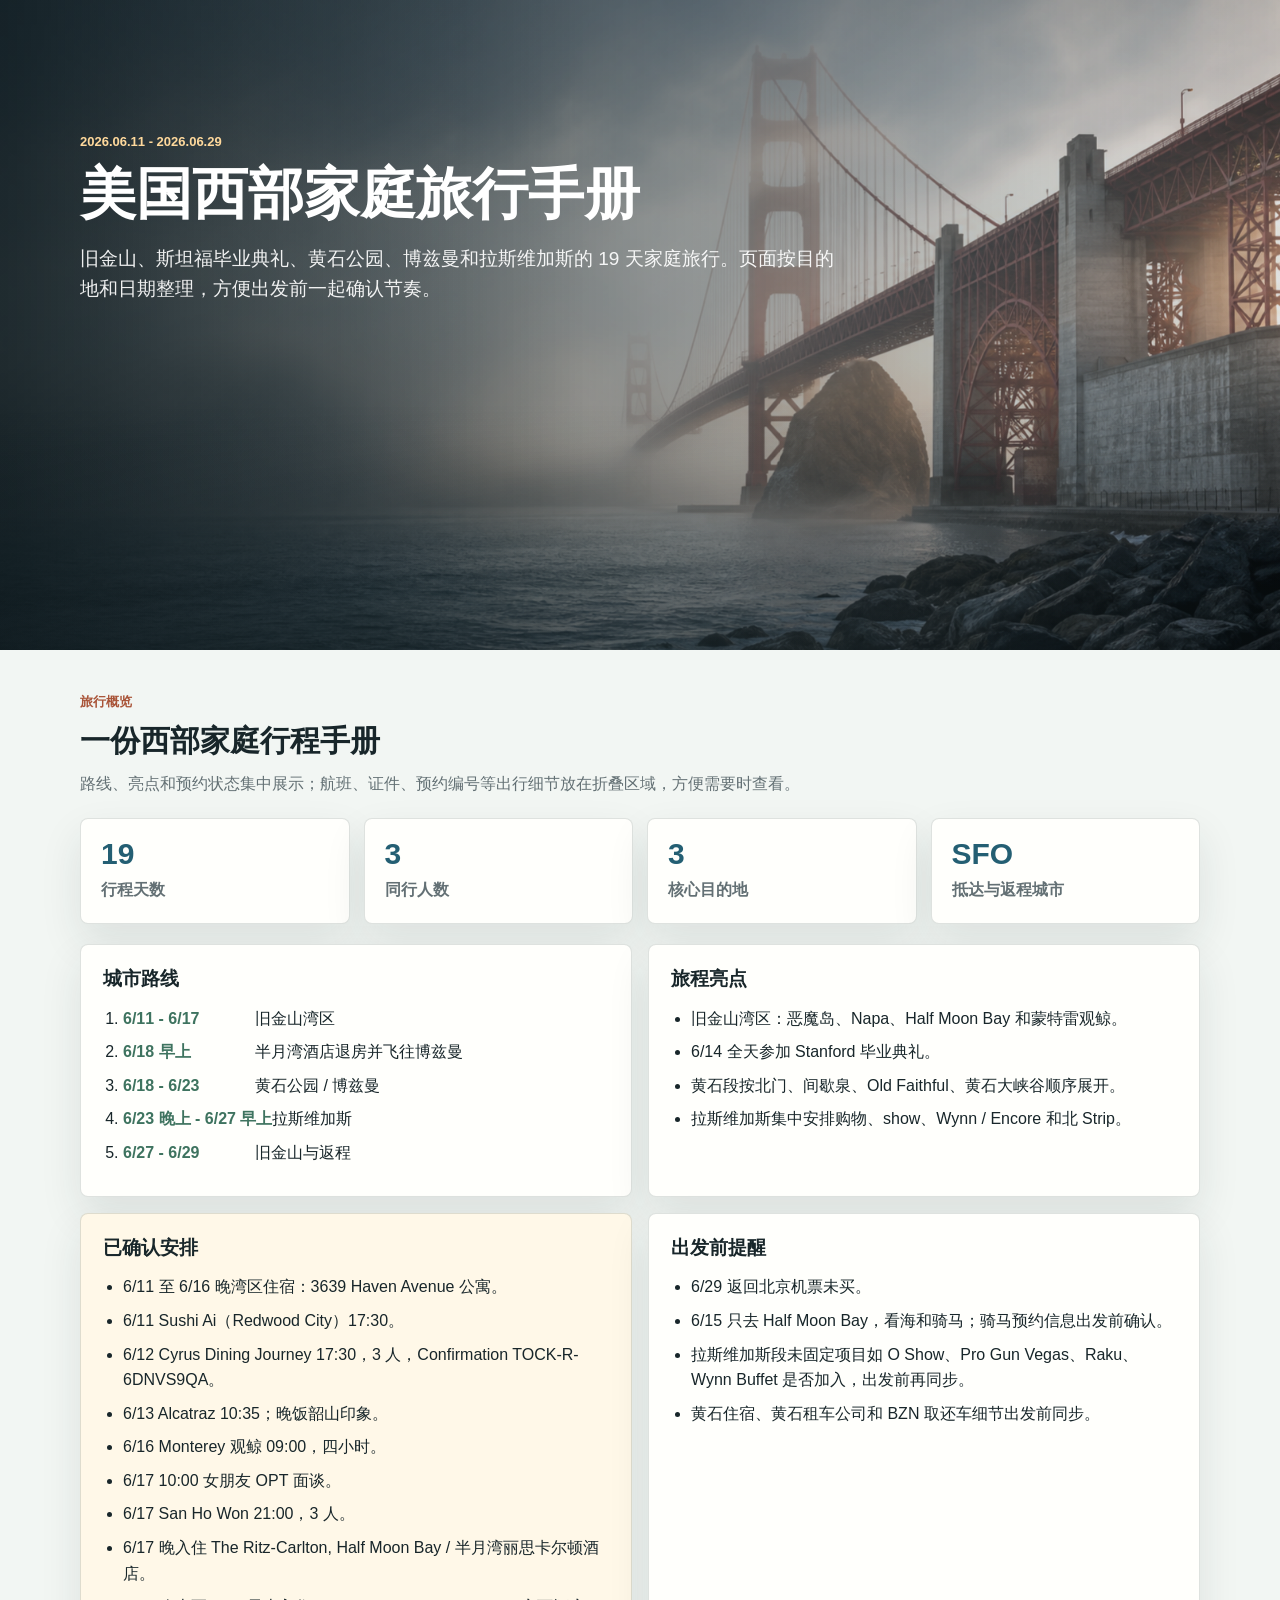
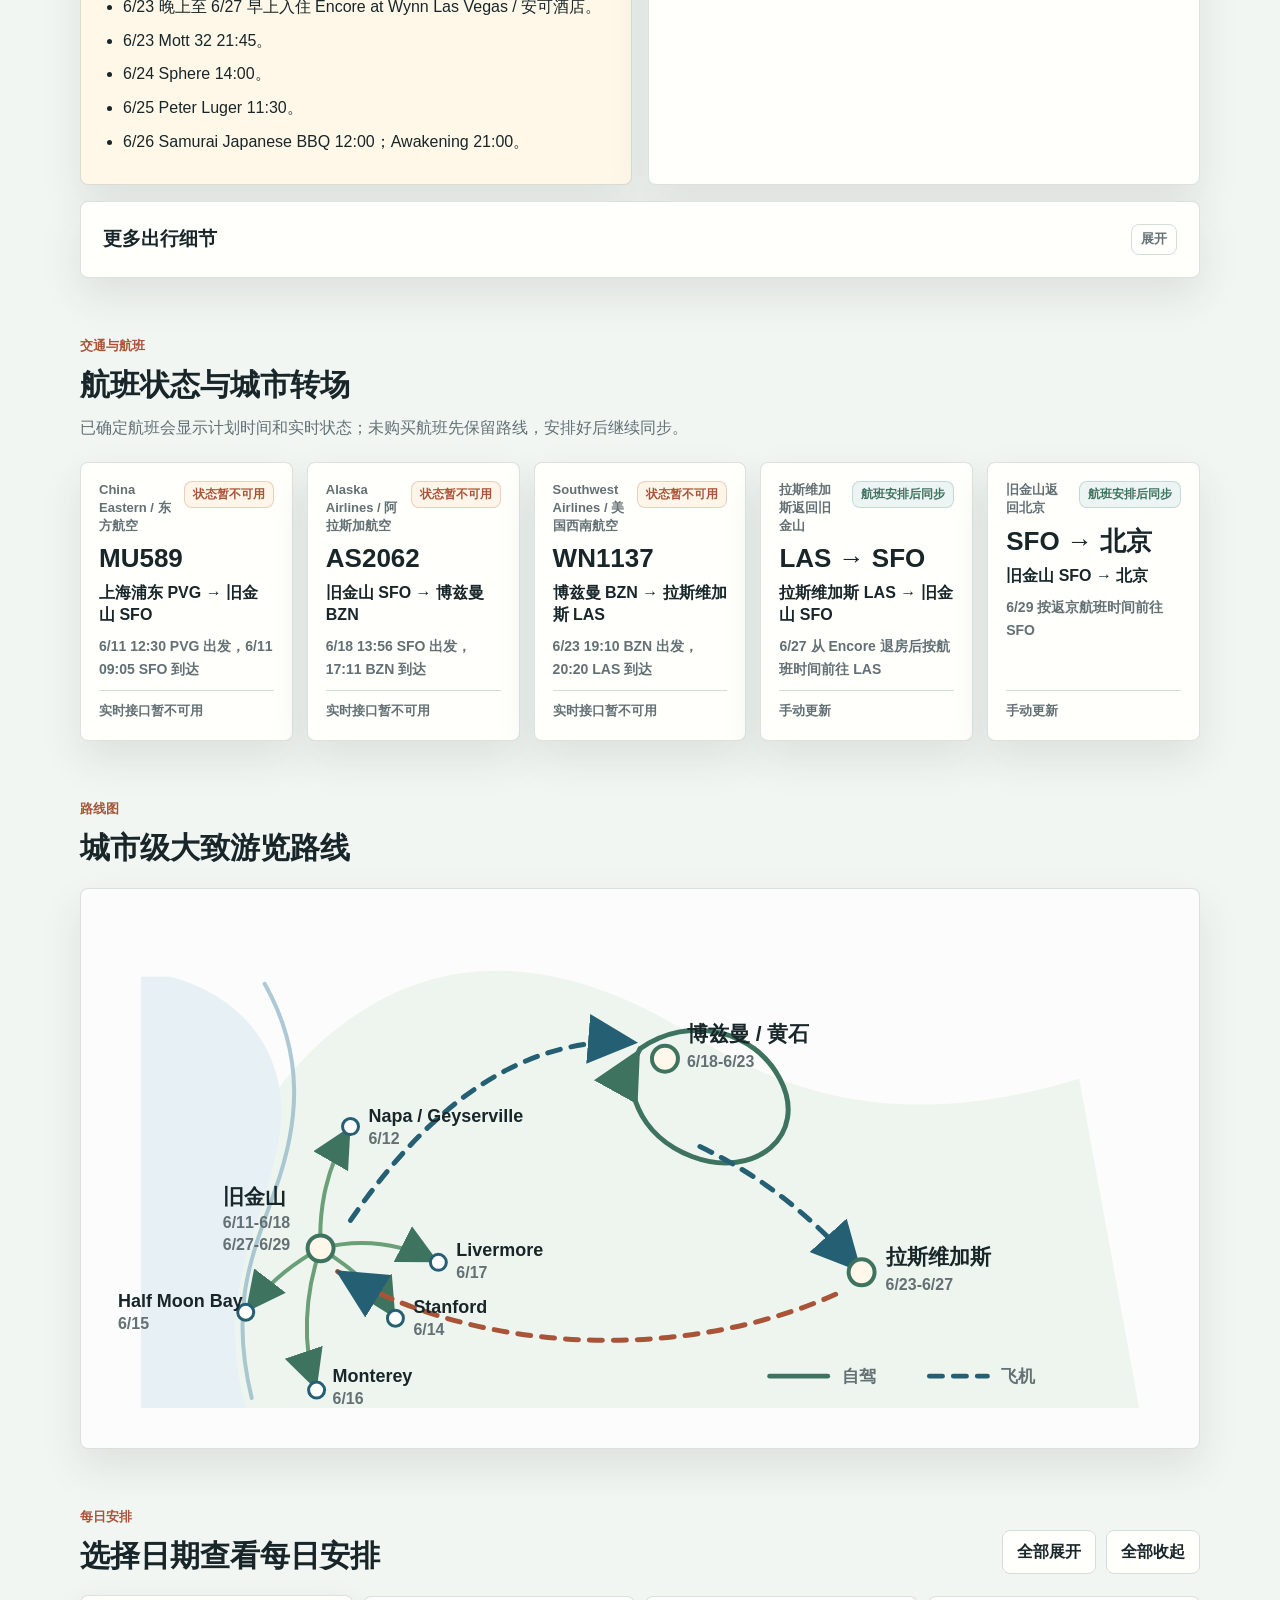
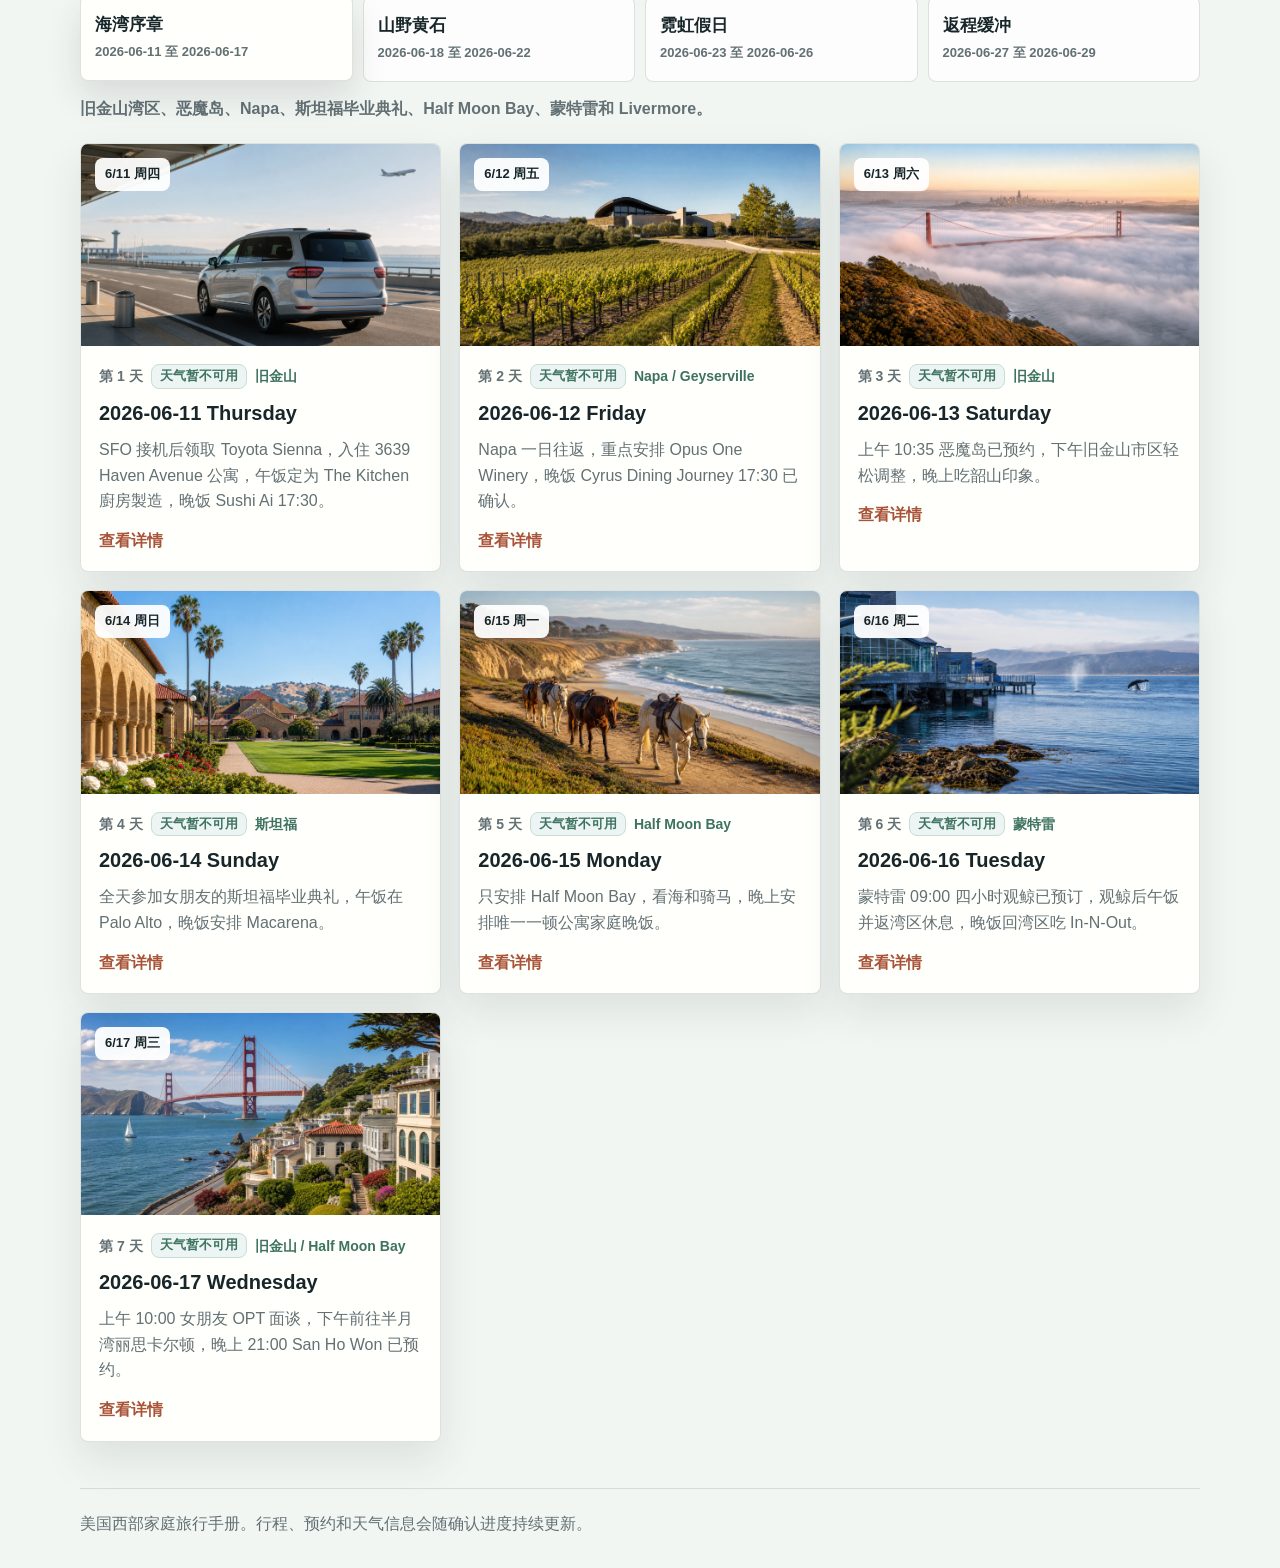
<file: index.html>
<!doctype html>
<html lang="zh-CN">
  <head>
    <meta charset="utf-8">
    <meta name="viewport" content="width=device-width, initial-scale=1">
    <title>美国西部家庭旅行手册</title>
    <link rel="stylesheet" href="styles.css?v=20260605-vegas-confirmed">
  </head>
  <body class="theme-manual">
    <header class="hero hero--cinematic">
      <div class="hero__media" aria-hidden="true">
        <img src="assets/golden-gate-fog-hero.png" alt="" class="hero__image hero__image--cinematic">
        <span class="hero__fog hero__fog--far"></span>
        <span class="hero__fog hero__fog--near"></span>
      </div>
      <div class="hero__shade"></div>
      <div class="hero__content">
        <p class="eyebrow">2026.06.11 - 2026.06.29</p>
        <h1>美国西部家庭旅行手册</h1>
        <p class="hero__lead">
          旧金山、斯坦福毕业典礼、黄石公园、博兹曼和拉斯维加斯的 19 天家庭旅行。页面按目的地和日期整理，方便出发前一起确认节奏。
        </p>
      </div>
    </header>

    <main>
      <section class="overview" aria-labelledby="overview-title">
        <div class="section-heading">
          <p class="eyebrow">旅行概览</p>
          <h2 id="overview-title">一份西部家庭行程手册</h2>
          <p class="section-heading__lead">路线、亮点和预约状态集中展示；航班、证件、预约编号等出行细节放在折叠区域，方便需要时查看。</p>
        </div>

        <div class="stats-grid" aria-label="旅行关键数字">
          <div class="stat">
            <span class="stat__value">19</span>
            <span class="stat__label">行程天数</span>
          </div>
          <div class="stat">
            <span class="stat__value">3</span>
            <span class="stat__label">同行人数</span>
          </div>
          <div class="stat">
            <span class="stat__value">3</span>
            <span class="stat__label">核心目的地</span>
          </div>
          <div class="stat">
            <span class="stat__value">SFO</span>
            <span class="stat__label">抵达与返程城市</span>
          </div>
        </div>

        <div class="overview-grid overview-grid--editorial">
          <article class="panel">
            <h3>城市路线</h3>
            <ol class="route-list">
              <li><span>6/11 - 6/17</span>旧金山湾区</li>
              <li><span>6/18 早上</span>半月湾酒店退房并飞往博兹曼</li>
              <li><span>6/18 - 6/23</span>黄石公园 / 博兹曼</li>
              <li><span>6/23 晚上 - 6/27 早上</span>拉斯维加斯</li>
              <li><span>6/27 - 6/29</span>旧金山与返程</li>
            </ol>
          </article>

          <article class="panel">
            <h3>旅程亮点</h3>
            <ul class="clean-list">
              <li>旧金山湾区：恶魔岛、Napa、Half Moon Bay 和蒙特雷观鲸。</li>
              <li>6/14 全天参加 Stanford 毕业典礼。</li>
              <li>黄石段按北门、间歇泉、Old Faithful、黄石大峡谷顺序展开。</li>
              <li>拉斯维加斯集中安排购物、show、Wynn / Encore 和北 Strip。</li>
            </ul>
          </article>

          <article class="panel panel--notice">
            <h3>已确认安排</h3>
            <ul class="clean-list">
              <li>6/11 至 6/16 晚湾区住宿：3639 Haven Avenue 公寓。</li>
              <li>6/11 Sushi Ai（Redwood City）17:30。</li>
              <li>6/12 Cyrus Dining Journey 17:30，3 人，Confirmation TOCK-R-6DNVS9QA。</li>
              <li>6/13 Alcatraz 10:35；晚饭韶山印象。</li>
              <li>6/16 Monterey 观鲸 09:00，四小时。</li>
              <li>6/17 10:00 女朋友 OPT 面谈。</li>
              <li>6/17 San Ho Won 21:00，3 人。</li>
              <li>6/17 晚入住 The Ritz-Carlton, Half Moon Bay / 半月湾丽思卡尔顿酒店。</li>
              <li>6/23 晚上至 6/27 早上入住 Encore at Wynn Las Vegas / 安可酒店。</li>
              <li>6/23 Mott 32 21:45。</li>
              <li>6/24 Sphere 14:00。</li>
              <li>6/25 Peter Luger 11:30。</li>
              <li>6/26 Samurai Japanese BBQ 12:00；Awakening 21:00。</li>
            </ul>
          </article>

          <article class="panel">
            <h3>出发前提醒</h3>
            <ul class="clean-list">
              <li>6/29 返回北京机票未买。</li>
              <li>6/15 只去 Half Moon Bay，看海和骑马；骑马预约信息出发前确认。</li>
              <li>拉斯维加斯段未固定项目如 O Show、Pro Gun Vegas、Raku、Wynn Buffet 是否加入，出发前再同步。</li>
              <li>黄石住宿、黄石租车公司和 BZN 取还车细节出发前同步。</li>
            </ul>
          </article>

          <details class="panel internal-notes">
            <summary>更多出行细节</summary>
            <div class="internal-note-grid">
              <section>
                <h4>交通与航班</h4>
                <ul class="clean-list">
                  <li>6/11 至 6/18 旧金山段租 Toyota Sienna，覆盖湾区行程。</li>
                  <li>6/18 AS2062：13:56 旧金山飞博兹曼，17:11 到达，3 人同行。</li>
                  <li>黄石段同样租 Toyota Sienna 自驾，BZN 取还车时间和租车公司出发前同步。</li>
                  <li>6/23 WN1137：19:10 博兹曼飞拉斯维加斯，20:20 到达。</li>
                  <li>拉斯维加斯市内以打车为主；6/27 飞回旧金山航班出发前同步。</li>
                </ul>
              </section>
              <section>
                <h4>同行与抵达</h4>
                <ul class="clean-list">
                  <li>当前行程为 3 人同行。</li>
                  <li>我和女朋友已在旧金山。</li>
                  <li>女朋友妈妈 MU589：6/11 12:30 从上海浦东出发，6/11 9:05 抵达旧金山。</li>
                </ul>
              </section>
              <section>
                <h4>预约编号</h4>
                <ul class="clean-list">
                  <li>6/16 Monterey 观鲸：Booking reference BR-1405224561。</li>
                  <li>6/17 San Ho Won：Reservation #EP73R444PKC，3 人。</li>
                </ul>
              </section>
              <section>
                <h4>补充说明</h4>
                <ul class="clean-list">
                  <li>每日卡片天气为联网预报，使用摄氏度；远期日期会在接近出发时自动更新。</li>
                  <li>湾区段午饭和晚饭已固定到具体餐厅；家庭晚饭仅 6/15 一顿，在公寓自己做饭。</li>
                  <li>黄石段已按 Notion 行程整理；住宿、租车细节和部分餐厅预约会在出发前继续同步。</li>
                </ul>
              </section>
            </div>
          </details>
        </div>
      </section>

      <section class="transport-status" aria-labelledby="transport-status-title">
        <div class="section-heading">
          <p class="eyebrow">交通与航班</p>
          <h2 id="transport-status-title">航班状态与城市转场</h2>
          <p class="section-heading__lead">已确定航班会显示计划时间和实时状态；未购买航班先保留路线，安排好后继续同步。</p>
        </div>

        <div
          class="flight-grid"
          id="transportStatusList"
          data-flight-status-endpoint="https://travel-flight-status.xingruichen794.workers.dev/status"
          aria-live="polite"
        ></div>
      </section>

      <section class="route-map" aria-labelledby="route-map-title">
        <div class="section-heading">
          <p class="eyebrow">路线图</p>
          <h2 id="route-map-title">城市级大致游览路线</h2>
        </div>

        <div class="route-map__panel">
          <svg class="route-map__canvas" viewBox="0 0 1120 560" role="img" aria-labelledby="route-map-svg-title route-map-svg-desc">
            <title id="route-map-svg-title">美国西部家庭旅行城市级路线图</title>
            <desc id="route-map-svg-desc">路线从旧金山出发，经博兹曼和黄石公园到拉斯维加斯，再返回旧金山。湾区支线包括 Napa、Stanford、Half Moon Bay、Monterey 和 Livermore。</desc>
            <defs>
              <marker id="route-arrow" markerWidth="12" markerHeight="12" refX="10" refY="6" orient="auto" markerUnits="strokeWidth">
                <path d="M 0 1 L 10 6 L 0 11 z" class="route-map__arrow"></path>
              </marker>
              <marker id="flight-arrow" markerWidth="12" markerHeight="12" refX="10" refY="6" orient="auto" markerUnits="strokeWidth">
                <path d="M 0 1 L 10 6 L 0 11 z" class="route-map__flight-arrow"></path>
              </marker>
            </defs>

            <path class="route-map__land route-map__land--west" d="M80 470 C120 330 170 190 285 120 C390 55 505 80 610 145 C720 214 835 240 1000 190 L1060 520 L85 520 Z"></path>
            <path class="route-map__land route-map__land--coast" d="M90 88 C170 110 214 175 197 258 C180 345 134 405 165 520 L60 520 L60 88 Z"></path>
            <path class="route-map__coastline" d="M184 95 C225 168 218 235 195 300 C172 366 148 415 171 510"></path>

            <path class="route-map__branch" d="M240 360 C238 318 246 280 270 238" marker-end="url(#route-arrow)"></path>
            <path class="route-map__branch" d="M240 360 C272 380 298 402 315 430" marker-end="url(#route-arrow)"></path>
            <path class="route-map__branch" d="M240 360 C214 374 188 394 165 424" marker-end="url(#route-arrow)"></path>
            <path class="route-map__branch" d="M240 360 C224 405 221 458 236 502" marker-end="url(#route-arrow)"></path>
            <path class="route-map__branch" d="M240 360 C278 350 319 354 358 374" marker-end="url(#route-arrow)"></path>

            <path class="route-map__flight" d="M270 332 C350 215 445 145 558 154" marker-end="url(#flight-arrow)"></path>
            <path class="route-map__drive" d="M560 160 C610 125 675 142 700 190 C730 246 675 292 612 268 C558 247 540 196 560 160" marker-end="url(#route-arrow)"></path>
            <path class="route-map__flight" d="M620 258 C690 292 735 332 782 384" marker-end="url(#flight-arrow)"></path>
            <path class="route-map__flight route-map__flight--return" d="M756 406 C610 472 400 470 255 382" marker-end="url(#flight-arrow)"></path>

            <g class="route-map__node route-map__node--primary" transform="translate(240 360)">
              <circle r="13"></circle>
              <text x="-98" y="-44">旧金山</text>
              <text x="-98" y="-20" class="route-map__date">6/11-6/18</text>
              <text x="-98" y="2" class="route-map__date">6/27-6/29</text>
            </g>

            <g class="route-map__node route-map__node--primary" transform="translate(585 170)">
              <circle r="13"></circle>
              <text x="22" y="-18">博兹曼 / 黄石</text>
              <text x="22" y="8" class="route-map__date">6/18-6/23</text>
            </g>

            <g class="route-map__node route-map__node--primary" transform="translate(782 384)">
              <circle r="13"></circle>
              <text x="24" y="-8">拉斯维加斯</text>
              <text x="24" y="18" class="route-map__date">6/23-6/27</text>
            </g>

            <g class="route-map__node route-map__node--small" transform="translate(270 238)">
              <circle r="8"></circle>
              <text x="18" y="-5">Napa / Geyserville</text>
              <text x="18" y="17" class="route-map__date">6/12</text>
            </g>

            <g class="route-map__node route-map__node--small" transform="translate(315 430)">
              <circle r="8"></circle>
              <text x="18" y="-5">Stanford</text>
              <text x="18" y="17" class="route-map__date">6/14</text>
            </g>

            <g class="route-map__node route-map__node--small" transform="translate(165 424)">
              <circle r="8"></circle>
              <text x="-128" y="-5">Half Moon Bay</text>
              <text x="-128" y="17" class="route-map__date">6/15</text>
            </g>

            <g class="route-map__node route-map__node--small" transform="translate(236 502)">
              <circle r="8"></circle>
              <text x="16" y="-8">Monterey</text>
              <text x="16" y="14" class="route-map__date">6/16</text>
            </g>

            <g class="route-map__node route-map__node--small" transform="translate(358 374)">
              <circle r="8"></circle>
              <text x="18" y="-6">Livermore</text>
              <text x="18" y="16" class="route-map__date">6/17</text>
            </g>

            <g class="route-map__legend" transform="translate(690 488)">
              <line x1="0" y1="0" x2="58" y2="0" class="route-map__drive"></line>
              <text x="72" y="6">自驾</text>
              <line x1="160" y1="0" x2="218" y2="0" class="route-map__flight"></line>
              <text x="232" y="6">飞机</text>
            </g>
          </svg>
        </div>
      </section>

      <section class="itinerary" aria-labelledby="itinerary-title">
        <div class="section-heading section-heading--row">
          <div>
            <p class="eyebrow">每日安排</p>
            <h2 id="itinerary-title">选择日期查看每日安排</h2>
          </div>
          <div class="toolbar" aria-label="每日详情控制">
            <button type="button" class="toolbar__button" id="expandAll">全部展开</button>
            <button type="button" class="toolbar__button" id="collapseAll">全部收起</button>
          </div>
        </div>

        <div class="journey-tabs" aria-label="旅程分段">
          <div class="journey-tabs__list" id="journeyTabs" role="tablist"></div>
          <p class="journey-tabs__summary" id="journeySummary"></p>
        </div>

        <div class="journey-panels" id="journeyPanels"></div>
      </section>
    </main>

    <footer class="site-footer">
      <p>美国西部家庭旅行手册。行程、预约和天气信息会随确认进度持续更新。</p>
    </footer>

    <script src="app.js?v=20260605-vegas-confirmed"></script>
  </body>
</html>
</file>
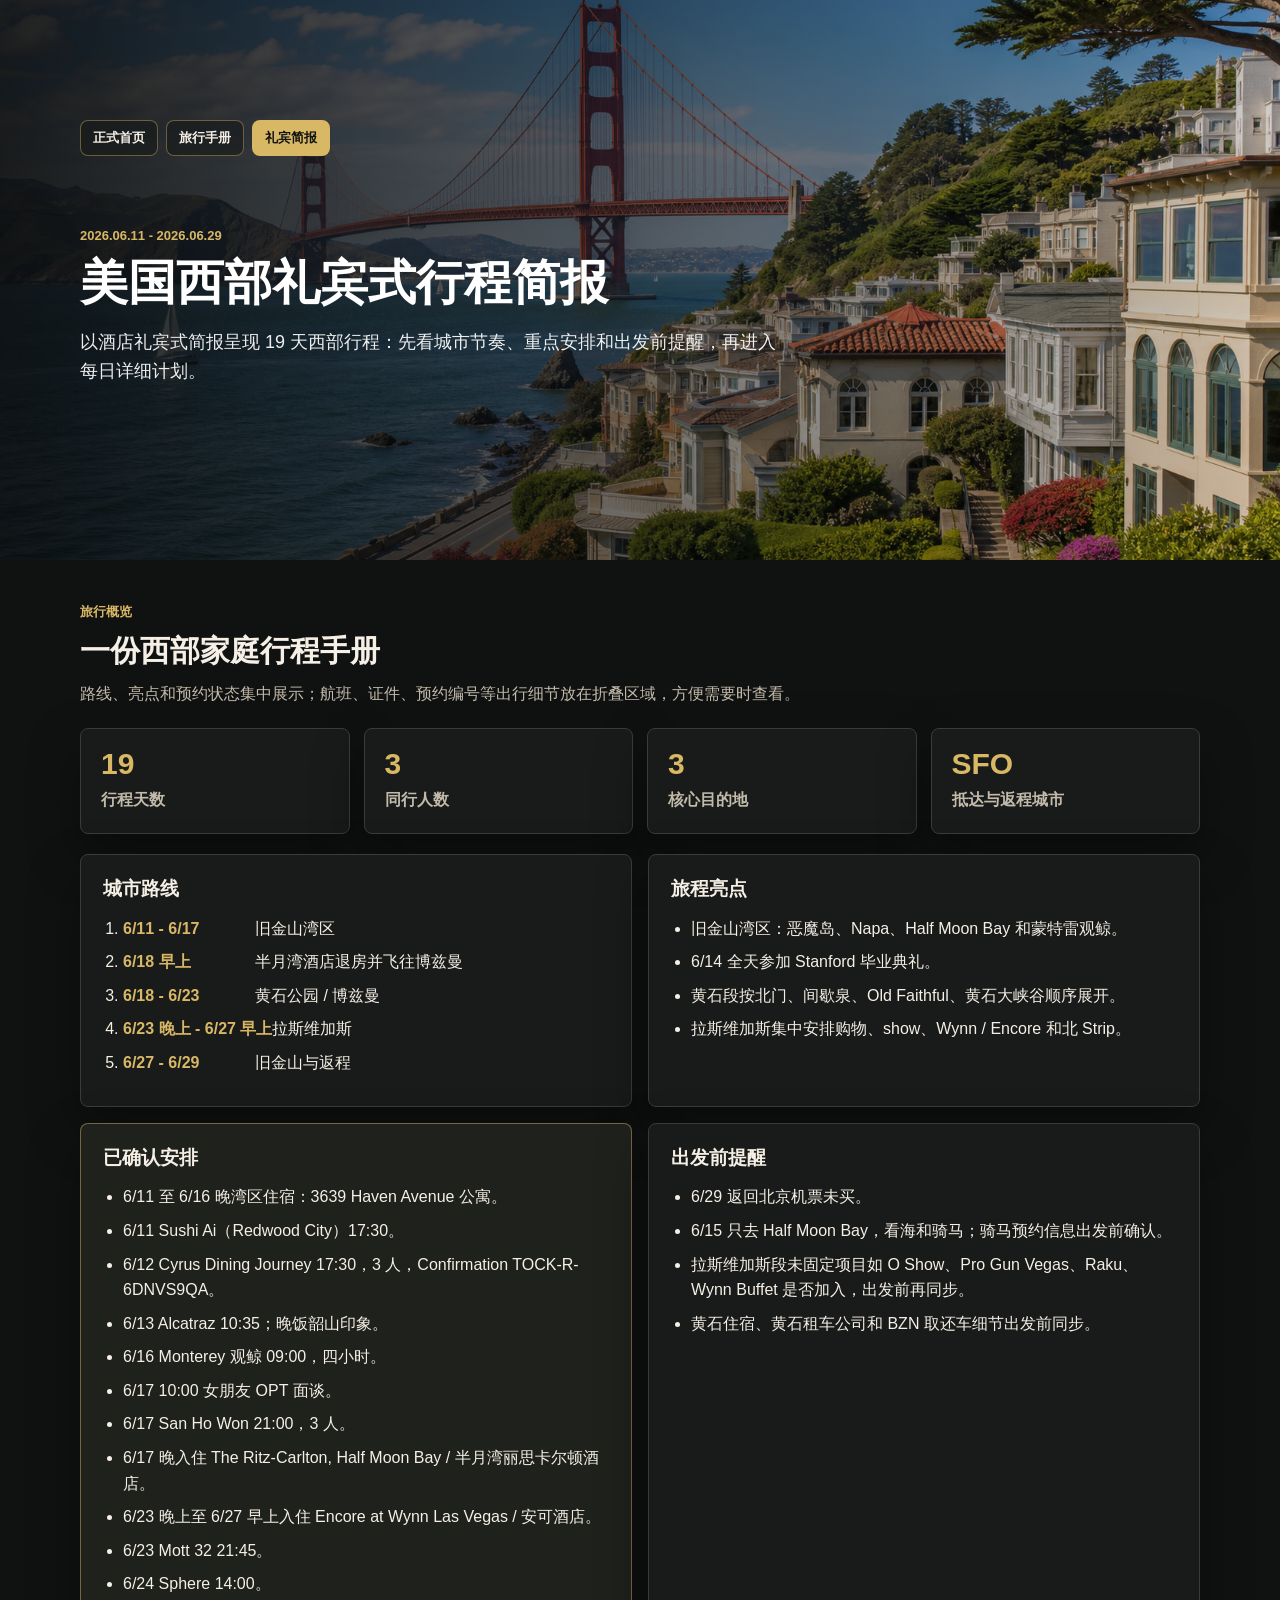
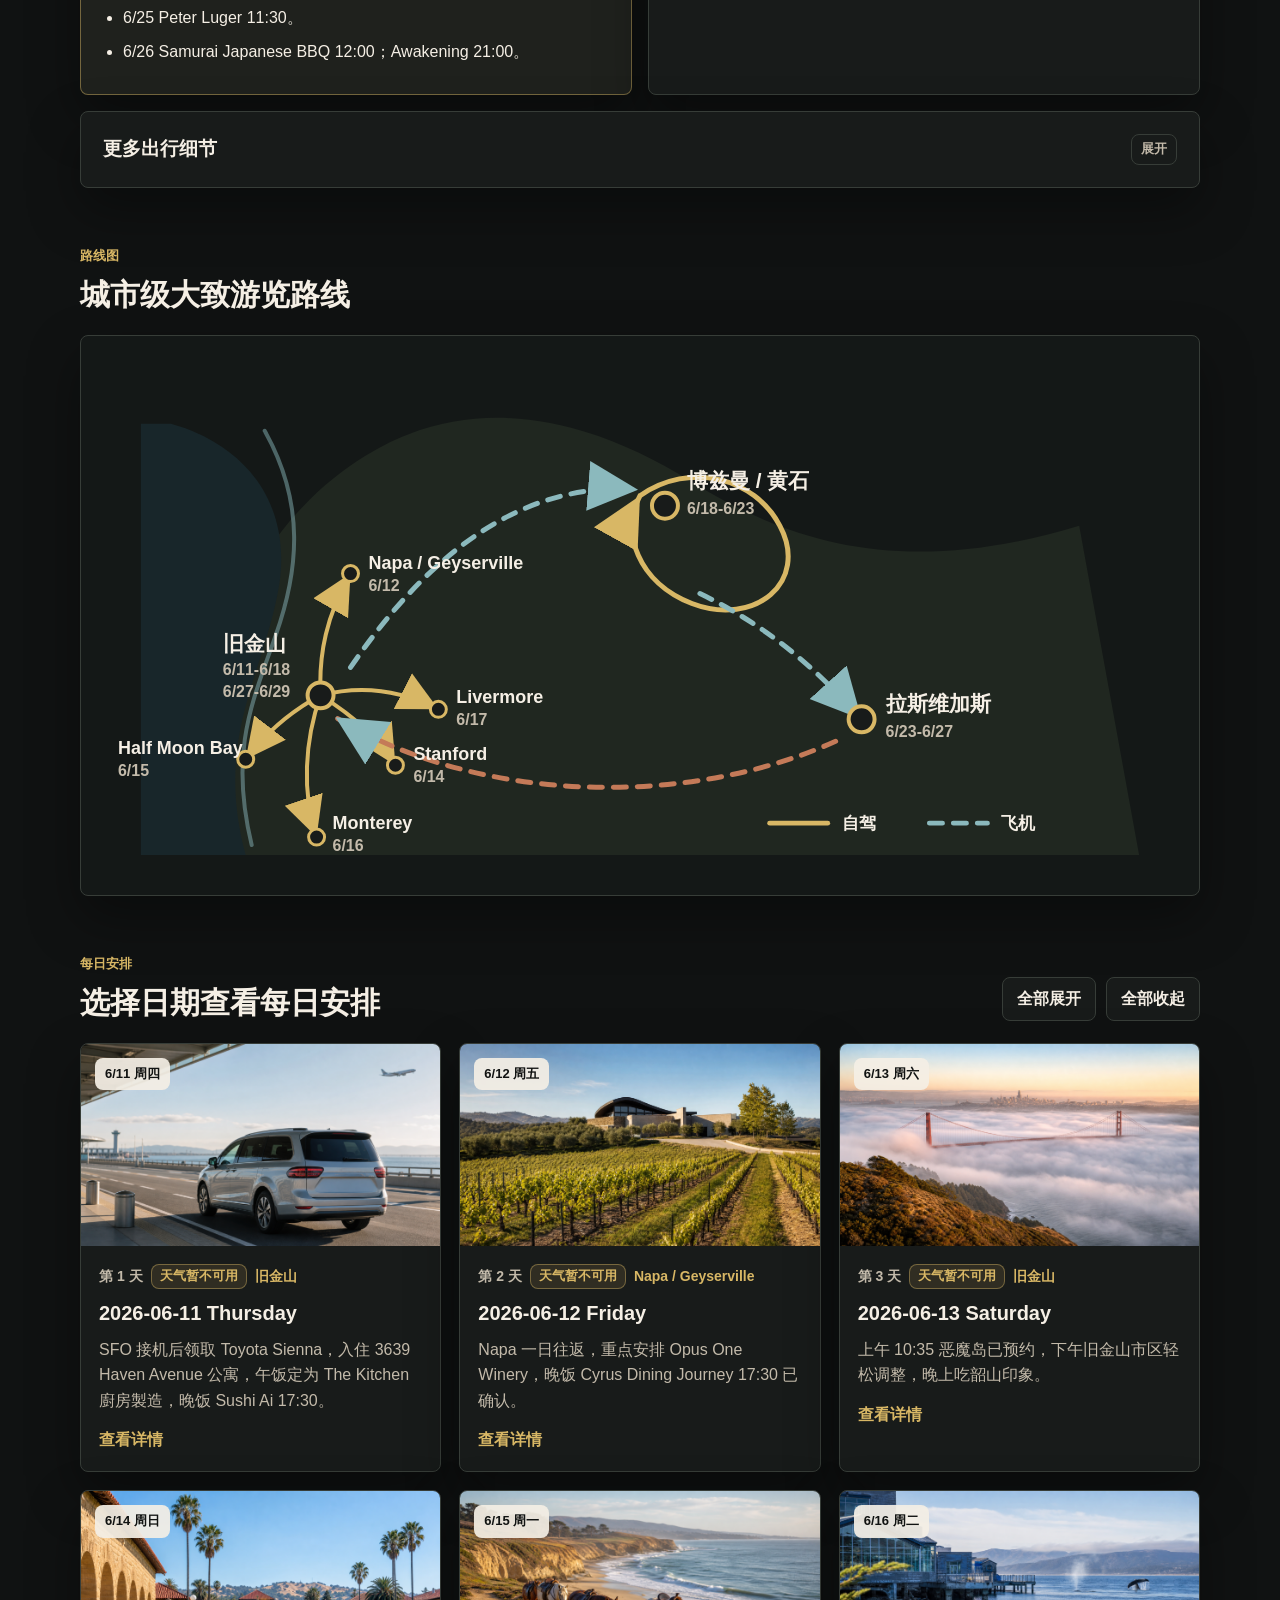
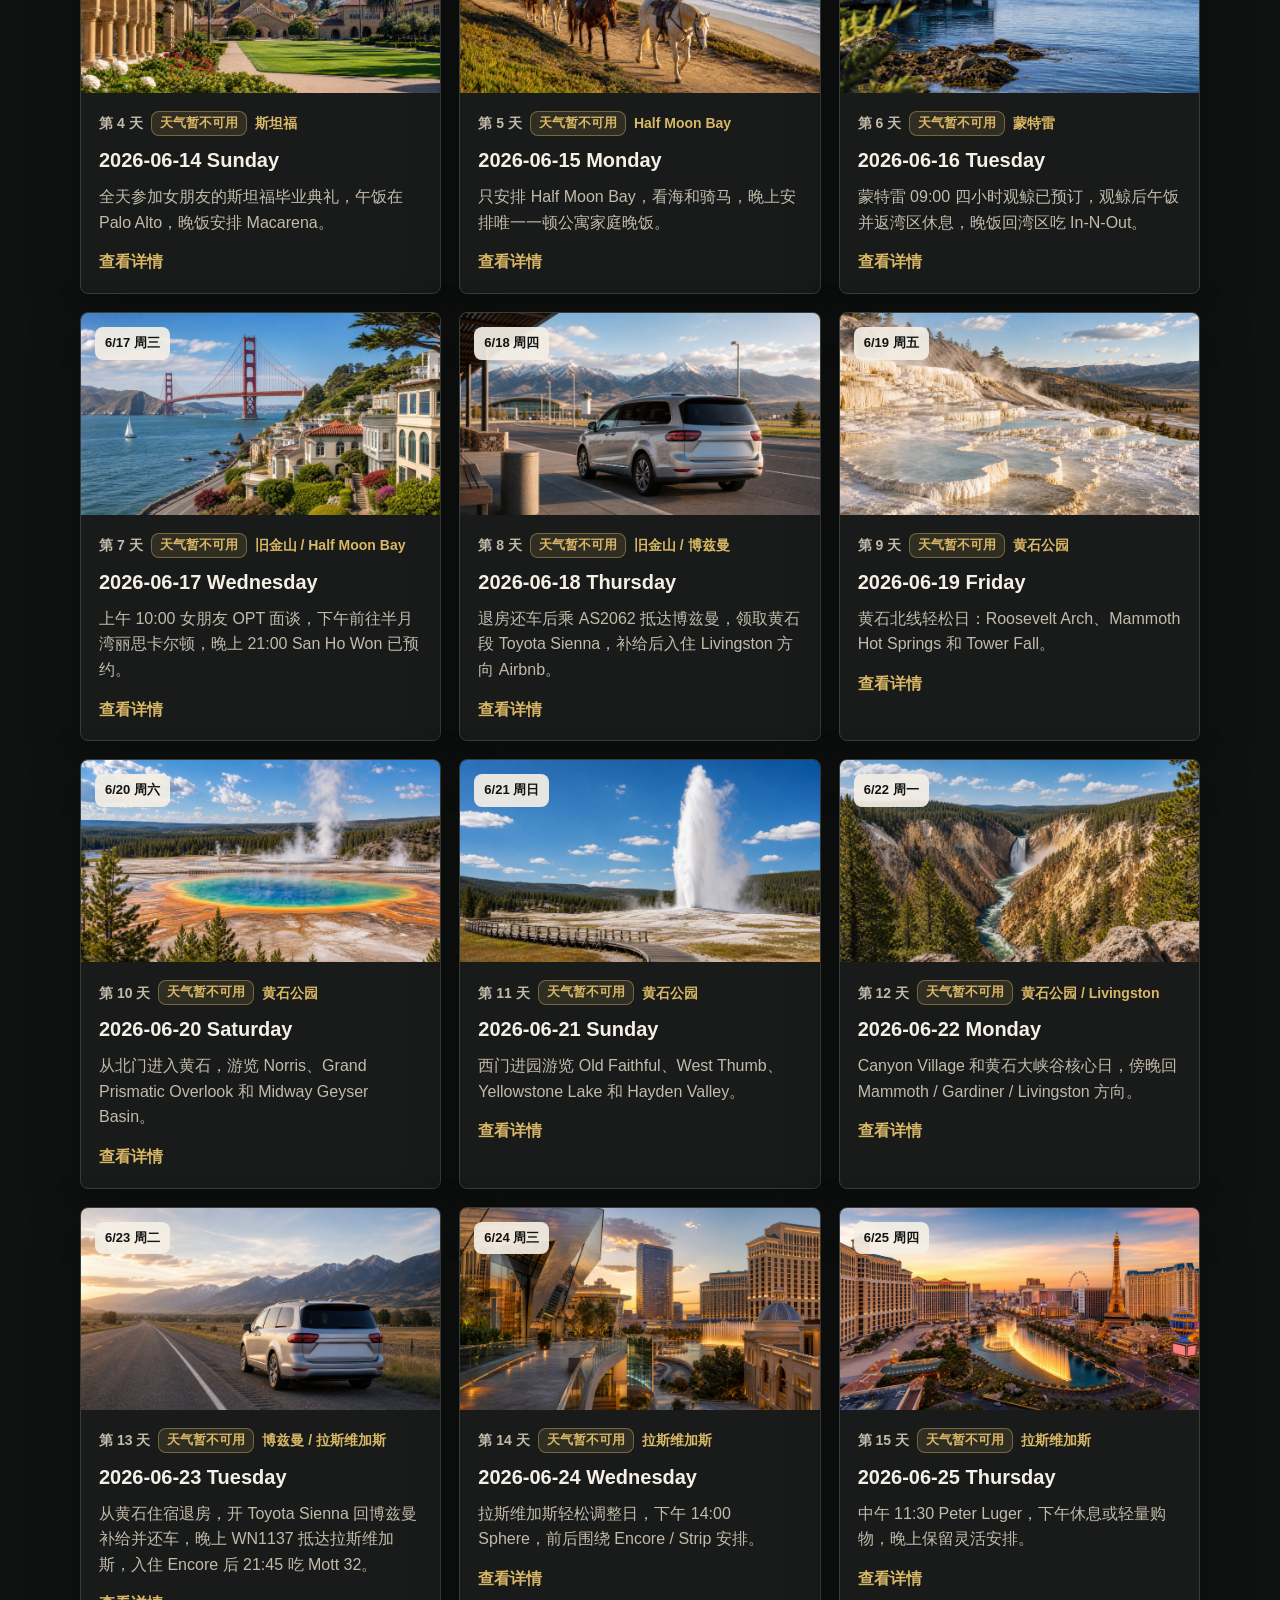
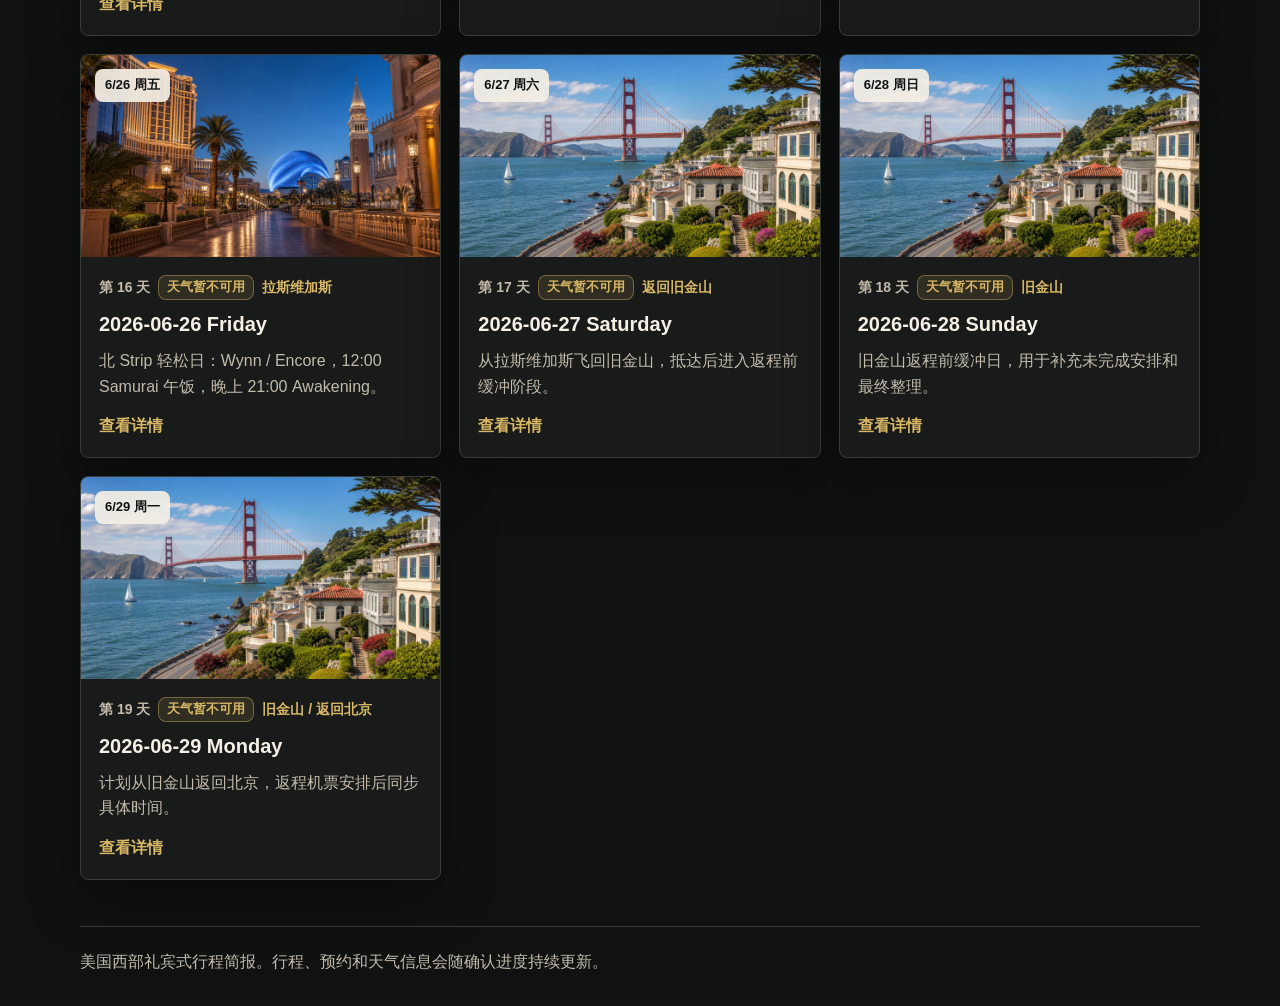
<file: preview-concierge.html>
<!doctype html>
<html lang="zh-CN">
  <head>
    <meta charset="utf-8">
    <meta name="viewport" content="width=device-width, initial-scale=1">
    <title>美国西部礼宾式行程简报</title>
    <link rel="stylesheet" href="styles.css?v=20260605-vegas-confirmed">
  </head>
  <body class="theme-concierge">
    <header class="hero">
      <img src="assets/san-francisco.png" alt="旧金山旅行封面" class="hero__image">
      <div class="hero__shade"></div>
      <div class="hero__content">
        <nav class="preview-switcher" aria-label="页面切换">
          <a href="index.html">正式首页</a>
          <a href="preview-travel-manual.html">旅行手册</a>
          <a href="preview-concierge.html" aria-current="page">礼宾简报</a>
        </nav>
        <p class="eyebrow">2026.06.11 - 2026.06.29</p>
        <h1>美国西部礼宾式行程简报</h1>
        <p class="hero__lead">
          以酒店礼宾式简报呈现 19 天西部行程：先看城市节奏、重点安排和出发前提醒，再进入每日详细计划。
        </p>
      </div>
    </header>

    <main>
      <section class="overview" aria-labelledby="overview-title">
        <div class="section-heading">
          <p class="eyebrow">旅行概览</p>
          <h2 id="overview-title">一份西部家庭行程手册</h2>
          <p class="section-heading__lead">路线、亮点和预约状态集中展示；航班、证件、预约编号等出行细节放在折叠区域，方便需要时查看。</p>
        </div>

        <div class="stats-grid" aria-label="旅行关键数字">
          <div class="stat">
            <span class="stat__value">19</span>
            <span class="stat__label">行程天数</span>
          </div>
          <div class="stat">
            <span class="stat__value">3</span>
            <span class="stat__label">同行人数</span>
          </div>
          <div class="stat">
            <span class="stat__value">3</span>
            <span class="stat__label">核心目的地</span>
          </div>
          <div class="stat">
            <span class="stat__value">SFO</span>
            <span class="stat__label">抵达与返程城市</span>
          </div>
        </div>

        <div class="overview-grid overview-grid--editorial">
          <article class="panel">
            <h3>城市路线</h3>
            <ol class="route-list">
              <li><span>6/11 - 6/17</span>旧金山湾区</li>
              <li><span>6/18 早上</span>半月湾酒店退房并飞往博兹曼</li>
              <li><span>6/18 - 6/23</span>黄石公园 / 博兹曼</li>
              <li><span>6/23 晚上 - 6/27 早上</span>拉斯维加斯</li>
              <li><span>6/27 - 6/29</span>旧金山与返程</li>
            </ol>
          </article>

          <article class="panel">
            <h3>旅程亮点</h3>
            <ul class="clean-list">
              <li>旧金山湾区：恶魔岛、Napa、Half Moon Bay 和蒙特雷观鲸。</li>
              <li>6/14 全天参加 Stanford 毕业典礼。</li>
              <li>黄石段按北门、间歇泉、Old Faithful、黄石大峡谷顺序展开。</li>
              <li>拉斯维加斯集中安排购物、show、Wynn / Encore 和北 Strip。</li>
            </ul>
          </article>

          <article class="panel panel--notice">
            <h3>已确认安排</h3>
            <ul class="clean-list">
              <li>6/11 至 6/16 晚湾区住宿：3639 Haven Avenue 公寓。</li>
              <li>6/11 Sushi Ai（Redwood City）17:30。</li>
              <li>6/12 Cyrus Dining Journey 17:30，3 人，Confirmation TOCK-R-6DNVS9QA。</li>
              <li>6/13 Alcatraz 10:35；晚饭韶山印象。</li>
              <li>6/16 Monterey 观鲸 09:00，四小时。</li>
              <li>6/17 10:00 女朋友 OPT 面谈。</li>
              <li>6/17 San Ho Won 21:00，3 人。</li>
              <li>6/17 晚入住 The Ritz-Carlton, Half Moon Bay / 半月湾丽思卡尔顿酒店。</li>
              <li>6/23 晚上至 6/27 早上入住 Encore at Wynn Las Vegas / 安可酒店。</li>
              <li>6/23 Mott 32 21:45。</li>
              <li>6/24 Sphere 14:00。</li>
              <li>6/25 Peter Luger 11:30。</li>
              <li>6/26 Samurai Japanese BBQ 12:00；Awakening 21:00。</li>
            </ul>
          </article>

          <article class="panel">
            <h3>出发前提醒</h3>
            <ul class="clean-list">
              <li>6/29 返回北京机票未买。</li>
              <li>6/15 只去 Half Moon Bay，看海和骑马；骑马预约信息出发前确认。</li>
              <li>拉斯维加斯段未固定项目如 O Show、Pro Gun Vegas、Raku、Wynn Buffet 是否加入，出发前再同步。</li>
              <li>黄石住宿、黄石租车公司和 BZN 取还车细节出发前同步。</li>
            </ul>
          </article>

          <details class="panel internal-notes">
            <summary>更多出行细节</summary>
            <div class="internal-note-grid">
              <section>
                <h4>交通与航班</h4>
                <ul class="clean-list">
                  <li>6/11 至 6/18 旧金山段租 Toyota Sienna，覆盖湾区行程。</li>
                  <li>6/18 AS2062：13:56 旧金山飞博兹曼，17:11 到达，3 人同行。</li>
                  <li>黄石段同样租 Toyota Sienna 自驾，BZN 取还车时间和租车公司出发前同步。</li>
                  <li>6/23 WN1137：19:10 博兹曼飞拉斯维加斯，20:20 到达。</li>
                  <li>拉斯维加斯市内以打车为主；6/27 飞回旧金山航班出发前同步。</li>
                </ul>
              </section>
              <section>
                <h4>同行与抵达</h4>
                <ul class="clean-list">
                  <li>当前行程为 3 人同行。</li>
                  <li>我和女朋友已在旧金山。</li>
                  <li>女朋友妈妈 MU589：6/11 12:30 从上海浦东出发，6/11 9:05 抵达旧金山。</li>
                </ul>
              </section>
              <section>
                <h4>预约编号</h4>
                <ul class="clean-list">
                  <li>6/16 Monterey 观鲸：Booking reference BR-1405224561。</li>
                  <li>6/17 San Ho Won：Reservation #EP73R444PKC，3 人。</li>
                </ul>
              </section>
              <section>
                <h4>补充说明</h4>
                <ul class="clean-list">
                  <li>每日卡片天气为联网预报，使用摄氏度；远期日期会在接近出发时自动更新。</li>
                  <li>湾区段午饭和晚饭已固定到具体餐厅；家庭晚饭仅 6/15 一顿，在公寓自己做饭。</li>
                  <li>黄石段已按 Notion 行程整理；住宿、租车细节和部分餐厅预约会在出发前继续同步。</li>
                </ul>
              </section>
            </div>
          </details>
        </div>
      </section>

      <section class="route-map" aria-labelledby="route-map-title">
        <div class="section-heading">
          <p class="eyebrow">路线图</p>
          <h2 id="route-map-title">城市级大致游览路线</h2>
        </div>

        <div class="route-map__panel">
          <svg class="route-map__canvas" viewBox="0 0 1120 560" role="img" aria-labelledby="route-map-svg-title route-map-svg-desc">
            <title id="route-map-svg-title">美国西部家庭旅行城市级路线图</title>
            <desc id="route-map-svg-desc">路线从旧金山出发，经博兹曼和黄石公园到拉斯维加斯，再返回旧金山。湾区支线包括 Napa、Stanford、Half Moon Bay、Monterey 和 Livermore。</desc>
            <defs>
              <marker id="route-arrow" markerWidth="12" markerHeight="12" refX="10" refY="6" orient="auto" markerUnits="strokeWidth">
                <path d="M 0 1 L 10 6 L 0 11 z" class="route-map__arrow"></path>
              </marker>
              <marker id="flight-arrow" markerWidth="12" markerHeight="12" refX="10" refY="6" orient="auto" markerUnits="strokeWidth">
                <path d="M 0 1 L 10 6 L 0 11 z" class="route-map__flight-arrow"></path>
              </marker>
            </defs>

            <path class="route-map__land route-map__land--west" d="M80 470 C120 330 170 190 285 120 C390 55 505 80 610 145 C720 214 835 240 1000 190 L1060 520 L85 520 Z"></path>
            <path class="route-map__land route-map__land--coast" d="M90 88 C170 110 214 175 197 258 C180 345 134 405 165 520 L60 520 L60 88 Z"></path>
            <path class="route-map__coastline" d="M184 95 C225 168 218 235 195 300 C172 366 148 415 171 510"></path>

            <path class="route-map__branch" d="M240 360 C238 318 246 280 270 238" marker-end="url(#route-arrow)"></path>
            <path class="route-map__branch" d="M240 360 C272 380 298 402 315 430" marker-end="url(#route-arrow)"></path>
            <path class="route-map__branch" d="M240 360 C214 374 188 394 165 424" marker-end="url(#route-arrow)"></path>
            <path class="route-map__branch" d="M240 360 C224 405 221 458 236 502" marker-end="url(#route-arrow)"></path>
            <path class="route-map__branch" d="M240 360 C278 350 319 354 358 374" marker-end="url(#route-arrow)"></path>

            <path class="route-map__flight" d="M270 332 C350 215 445 145 558 154" marker-end="url(#flight-arrow)"></path>
            <path class="route-map__drive" d="M560 160 C610 125 675 142 700 190 C730 246 675 292 612 268 C558 247 540 196 560 160" marker-end="url(#route-arrow)"></path>
            <path class="route-map__flight" d="M620 258 C690 292 735 332 782 384" marker-end="url(#flight-arrow)"></path>
            <path class="route-map__flight route-map__flight--return" d="M756 406 C610 472 400 470 255 382" marker-end="url(#flight-arrow)"></path>

            <g class="route-map__node route-map__node--primary" transform="translate(240 360)">
              <circle r="13"></circle>
              <text x="-98" y="-44">旧金山</text>
              <text x="-98" y="-20" class="route-map__date">6/11-6/18</text>
              <text x="-98" y="2" class="route-map__date">6/27-6/29</text>
            </g>

            <g class="route-map__node route-map__node--primary" transform="translate(585 170)">
              <circle r="13"></circle>
              <text x="22" y="-18">博兹曼 / 黄石</text>
              <text x="22" y="8" class="route-map__date">6/18-6/23</text>
            </g>

            <g class="route-map__node route-map__node--primary" transform="translate(782 384)">
              <circle r="13"></circle>
              <text x="24" y="-8">拉斯维加斯</text>
              <text x="24" y="18" class="route-map__date">6/23-6/27</text>
            </g>

            <g class="route-map__node route-map__node--small" transform="translate(270 238)">
              <circle r="8"></circle>
              <text x="18" y="-5">Napa / Geyserville</text>
              <text x="18" y="17" class="route-map__date">6/12</text>
            </g>

            <g class="route-map__node route-map__node--small" transform="translate(315 430)">
              <circle r="8"></circle>
              <text x="18" y="-5">Stanford</text>
              <text x="18" y="17" class="route-map__date">6/14</text>
            </g>

            <g class="route-map__node route-map__node--small" transform="translate(165 424)">
              <circle r="8"></circle>
              <text x="-128" y="-5">Half Moon Bay</text>
              <text x="-128" y="17" class="route-map__date">6/15</text>
            </g>

            <g class="route-map__node route-map__node--small" transform="translate(236 502)">
              <circle r="8"></circle>
              <text x="16" y="-8">Monterey</text>
              <text x="16" y="14" class="route-map__date">6/16</text>
            </g>

            <g class="route-map__node route-map__node--small" transform="translate(358 374)">
              <circle r="8"></circle>
              <text x="18" y="-6">Livermore</text>
              <text x="18" y="16" class="route-map__date">6/17</text>
            </g>

            <g class="route-map__legend" transform="translate(690 488)">
              <line x1="0" y1="0" x2="58" y2="0" class="route-map__drive"></line>
              <text x="72" y="6">自驾</text>
              <line x1="160" y1="0" x2="218" y2="0" class="route-map__flight"></line>
              <text x="232" y="6">飞机</text>
            </g>
          </svg>
        </div>
      </section>

      <section class="itinerary" aria-labelledby="itinerary-title">
        <div class="section-heading section-heading--row">
          <div>
            <p class="eyebrow">每日安排</p>
            <h2 id="itinerary-title">选择日期查看每日安排</h2>
          </div>
          <div class="toolbar" aria-label="每日详情控制">
            <button type="button" class="toolbar__button" id="expandAll">全部展开</button>
            <button type="button" class="toolbar__button" id="collapseAll">全部收起</button>
          </div>
        </div>

        <div class="day-grid" id="itineraryList"></div>
      </section>
    </main>

    <footer class="site-footer">
      <p>美国西部礼宾式行程简报。行程、预约和天气信息会随确认进度持续更新。</p>
    </footer>

    <script src="app.js?v=20260605-vegas-confirmed"></script>
  </body>
</html>
</file>
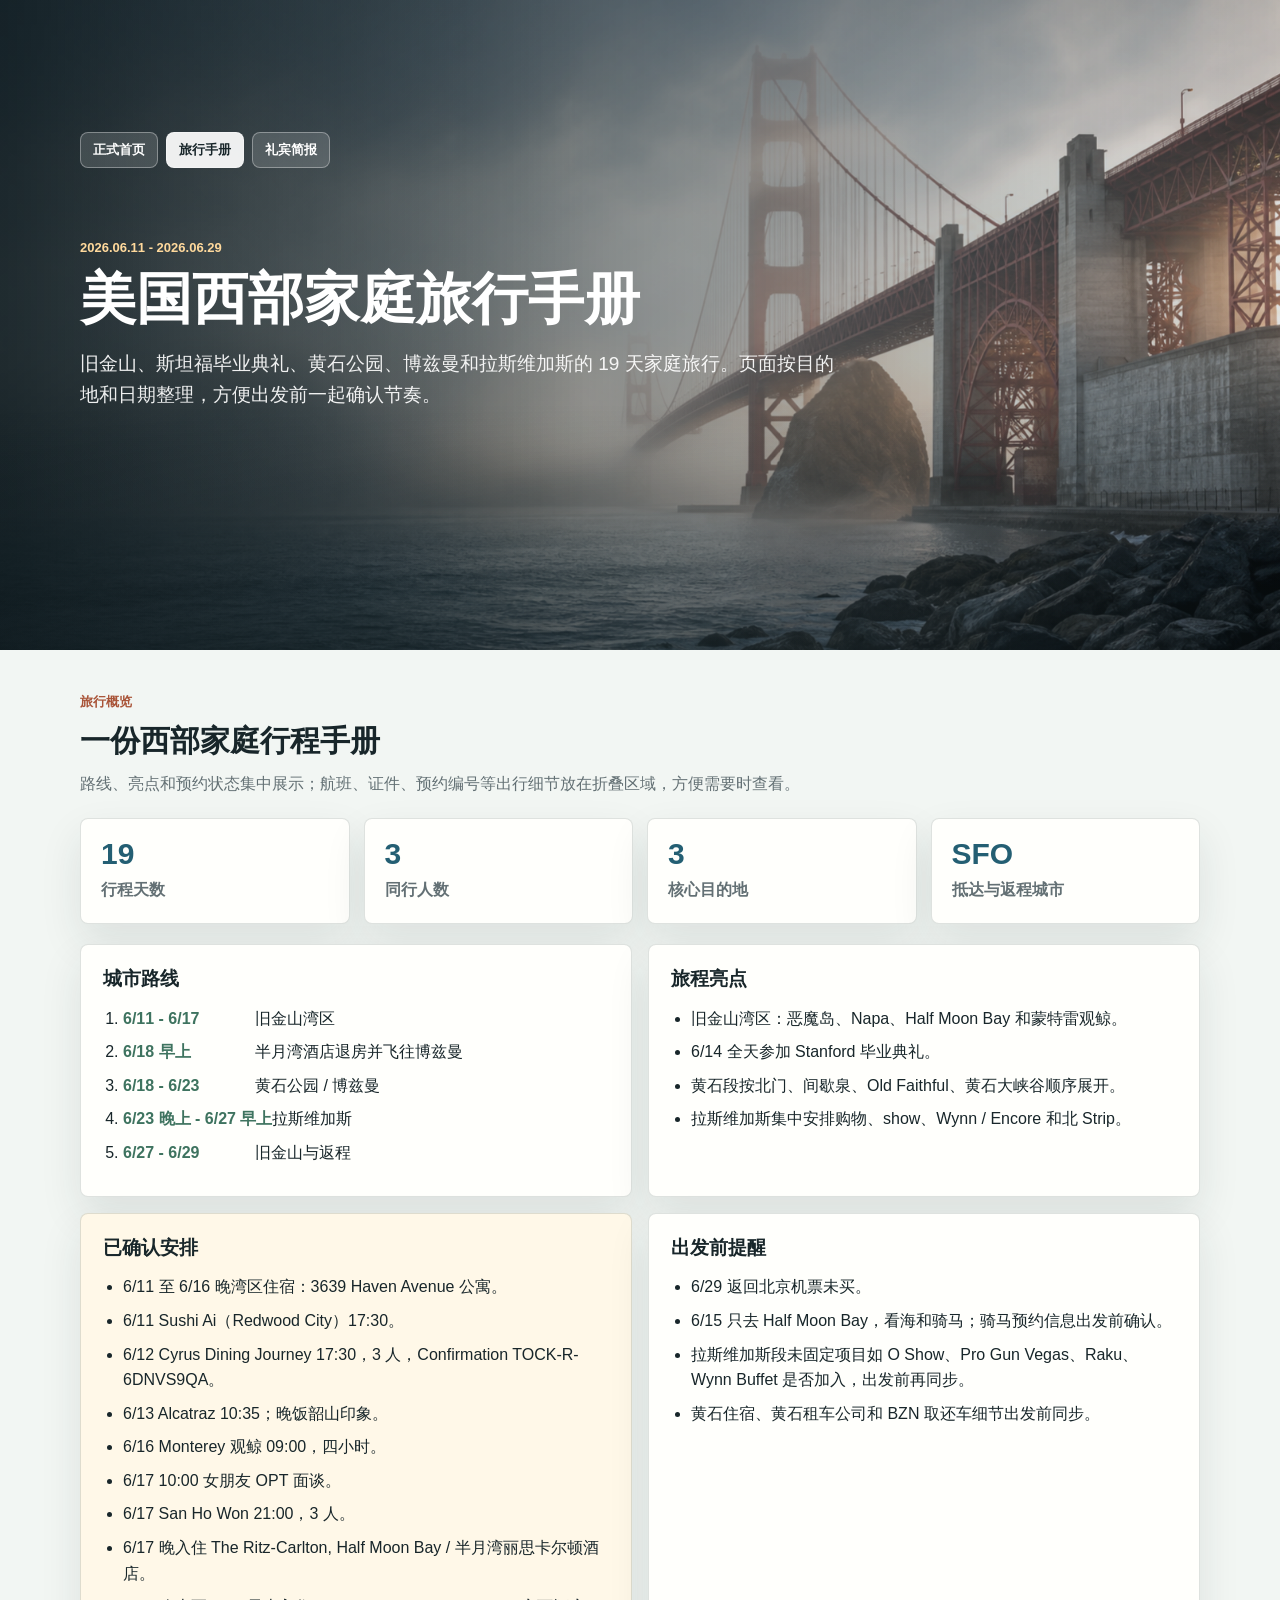
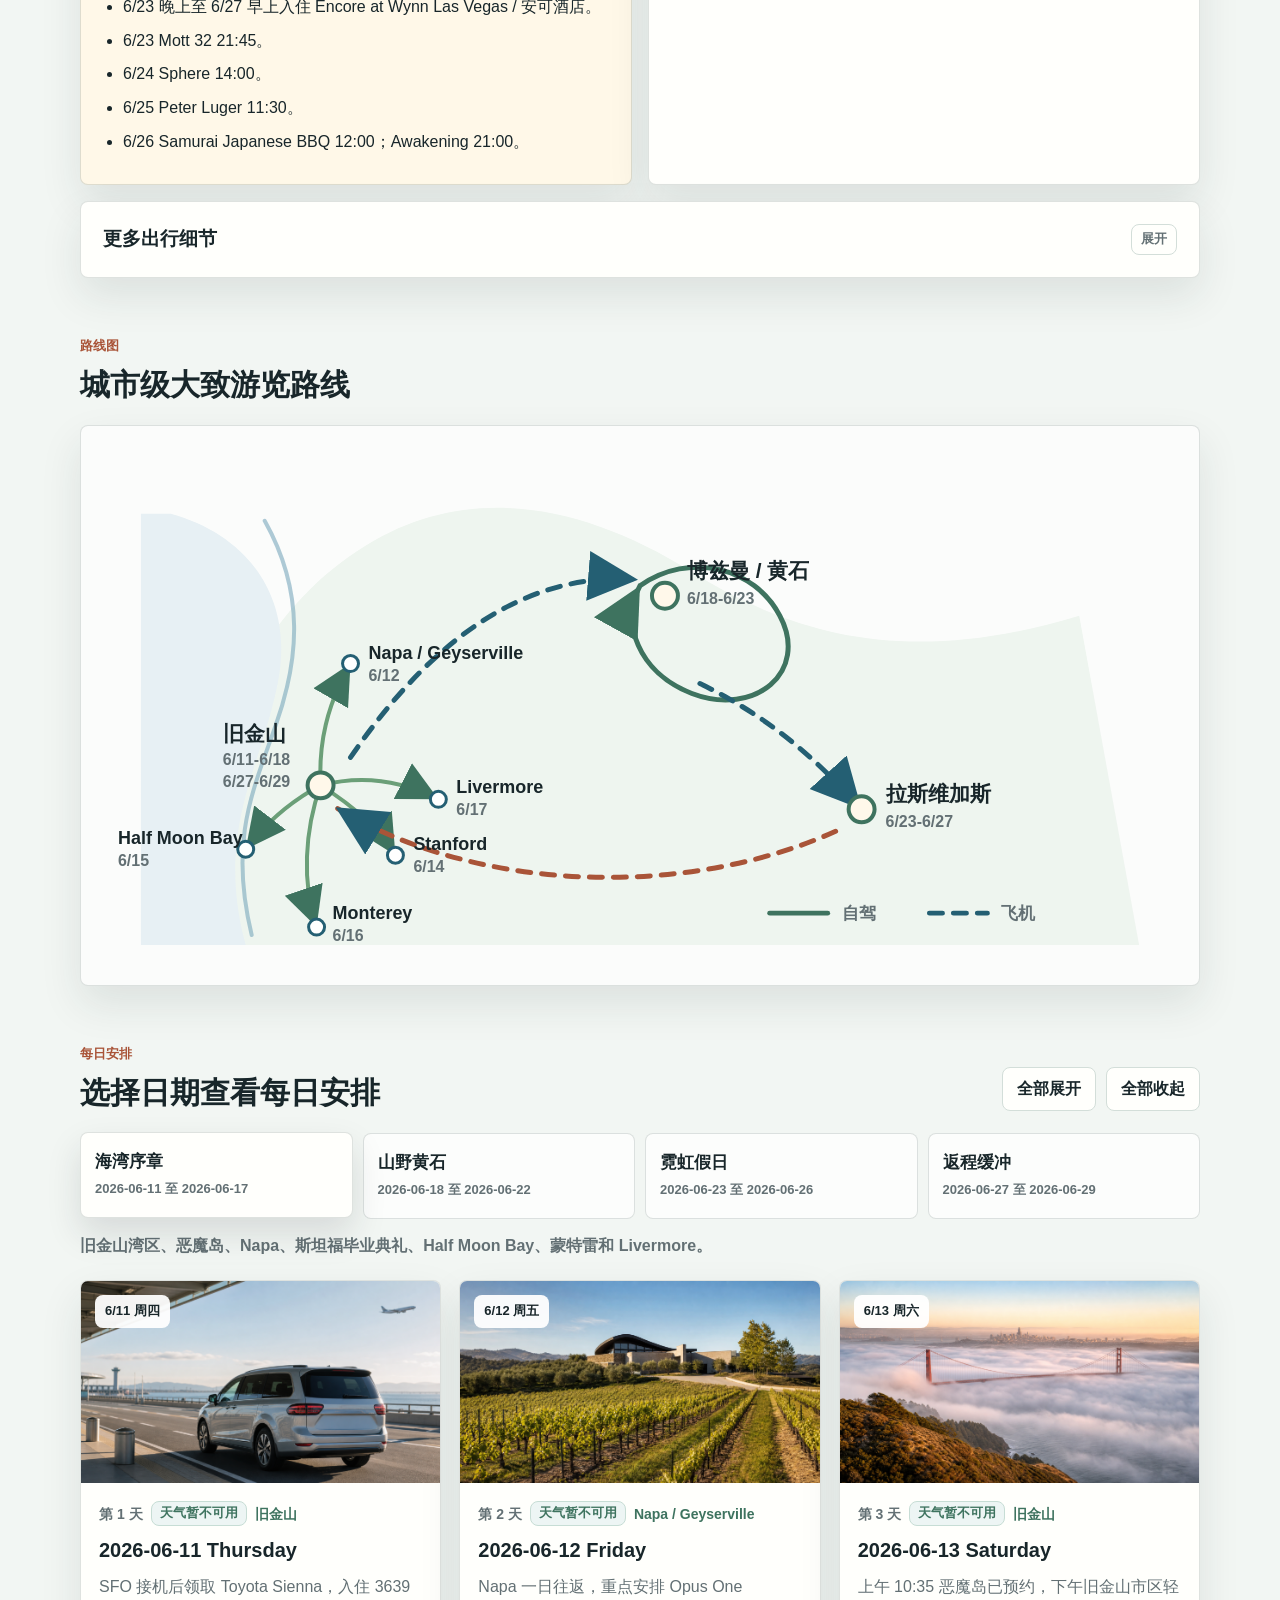
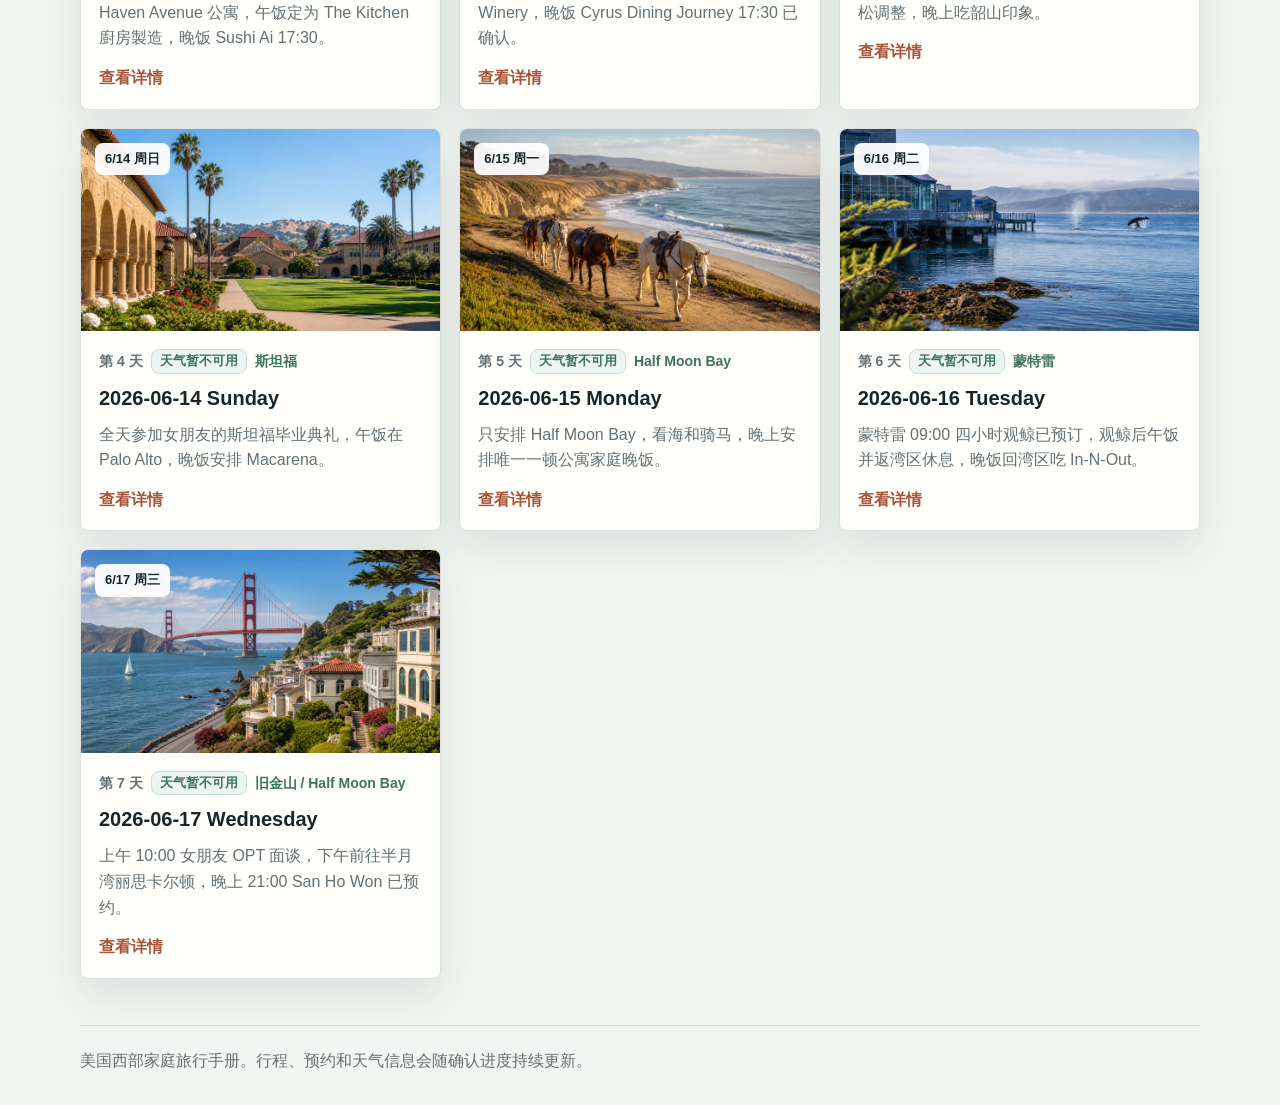
<file: preview-travel-manual.html>
<!doctype html>
<html lang="zh-CN">
  <head>
    <meta charset="utf-8">
    <meta name="viewport" content="width=device-width, initial-scale=1">
    <title>美国西部家庭旅行手册</title>
    <link rel="stylesheet" href="styles.css?v=20260605-vegas-confirmed">
  </head>
  <body class="theme-manual">
    <header class="hero hero--cinematic">
      <div class="hero__media" aria-hidden="true">
        <img src="assets/golden-gate-fog-hero.png" alt="" class="hero__image hero__image--cinematic">
        <span class="hero__fog hero__fog--far"></span>
        <span class="hero__fog hero__fog--near"></span>
      </div>
      <div class="hero__shade"></div>
      <div class="hero__content">
        <nav class="preview-switcher" aria-label="页面切换">
          <a href="index.html">正式首页</a>
          <a href="preview-travel-manual.html" aria-current="page">旅行手册</a>
          <a href="preview-concierge.html">礼宾简报</a>
        </nav>
        <p class="eyebrow">2026.06.11 - 2026.06.29</p>
        <h1>美国西部家庭旅行手册</h1>
        <p class="hero__lead">
          旧金山、斯坦福毕业典礼、黄石公园、博兹曼和拉斯维加斯的 19 天家庭旅行。页面按目的地和日期整理，方便出发前一起确认节奏。
        </p>
      </div>
    </header>

    <main>
      <section class="overview" aria-labelledby="overview-title">
        <div class="section-heading">
          <p class="eyebrow">旅行概览</p>
          <h2 id="overview-title">一份西部家庭行程手册</h2>
          <p class="section-heading__lead">路线、亮点和预约状态集中展示；航班、证件、预约编号等出行细节放在折叠区域，方便需要时查看。</p>
        </div>

        <div class="stats-grid" aria-label="旅行关键数字">
          <div class="stat">
            <span class="stat__value">19</span>
            <span class="stat__label">行程天数</span>
          </div>
          <div class="stat">
            <span class="stat__value">3</span>
            <span class="stat__label">同行人数</span>
          </div>
          <div class="stat">
            <span class="stat__value">3</span>
            <span class="stat__label">核心目的地</span>
          </div>
          <div class="stat">
            <span class="stat__value">SFO</span>
            <span class="stat__label">抵达与返程城市</span>
          </div>
        </div>

        <div class="overview-grid overview-grid--editorial">
          <article class="panel">
            <h3>城市路线</h3>
            <ol class="route-list">
              <li><span>6/11 - 6/17</span>旧金山湾区</li>
              <li><span>6/18 早上</span>半月湾酒店退房并飞往博兹曼</li>
              <li><span>6/18 - 6/23</span>黄石公园 / 博兹曼</li>
              <li><span>6/23 晚上 - 6/27 早上</span>拉斯维加斯</li>
              <li><span>6/27 - 6/29</span>旧金山与返程</li>
            </ol>
          </article>

          <article class="panel">
            <h3>旅程亮点</h3>
            <ul class="clean-list">
              <li>旧金山湾区：恶魔岛、Napa、Half Moon Bay 和蒙特雷观鲸。</li>
              <li>6/14 全天参加 Stanford 毕业典礼。</li>
              <li>黄石段按北门、间歇泉、Old Faithful、黄石大峡谷顺序展开。</li>
              <li>拉斯维加斯集中安排购物、show、Wynn / Encore 和北 Strip。</li>
            </ul>
          </article>

          <article class="panel panel--notice">
            <h3>已确认安排</h3>
            <ul class="clean-list">
              <li>6/11 至 6/16 晚湾区住宿：3639 Haven Avenue 公寓。</li>
              <li>6/11 Sushi Ai（Redwood City）17:30。</li>
              <li>6/12 Cyrus Dining Journey 17:30，3 人，Confirmation TOCK-R-6DNVS9QA。</li>
              <li>6/13 Alcatraz 10:35；晚饭韶山印象。</li>
              <li>6/16 Monterey 观鲸 09:00，四小时。</li>
              <li>6/17 10:00 女朋友 OPT 面谈。</li>
              <li>6/17 San Ho Won 21:00，3 人。</li>
              <li>6/17 晚入住 The Ritz-Carlton, Half Moon Bay / 半月湾丽思卡尔顿酒店。</li>
              <li>6/23 晚上至 6/27 早上入住 Encore at Wynn Las Vegas / 安可酒店。</li>
              <li>6/23 Mott 32 21:45。</li>
              <li>6/24 Sphere 14:00。</li>
              <li>6/25 Peter Luger 11:30。</li>
              <li>6/26 Samurai Japanese BBQ 12:00；Awakening 21:00。</li>
            </ul>
          </article>

          <article class="panel">
            <h3>出发前提醒</h3>
            <ul class="clean-list">
              <li>6/29 返回北京机票未买。</li>
              <li>6/15 只去 Half Moon Bay，看海和骑马；骑马预约信息出发前确认。</li>
              <li>拉斯维加斯段未固定项目如 O Show、Pro Gun Vegas、Raku、Wynn Buffet 是否加入，出发前再同步。</li>
              <li>黄石住宿、黄石租车公司和 BZN 取还车细节出发前同步。</li>
            </ul>
          </article>

          <details class="panel internal-notes">
            <summary>更多出行细节</summary>
            <div class="internal-note-grid">
              <section>
                <h4>交通与航班</h4>
                <ul class="clean-list">
                  <li>6/11 至 6/18 旧金山段租 Toyota Sienna，覆盖湾区行程。</li>
                  <li>6/18 AS2062：13:56 旧金山飞博兹曼，17:11 到达，3 人同行。</li>
                  <li>黄石段同样租 Toyota Sienna 自驾，BZN 取还车时间和租车公司出发前同步。</li>
                  <li>6/23 WN1137：19:10 博兹曼飞拉斯维加斯，20:20 到达。</li>
                  <li>拉斯维加斯市内以打车为主；6/27 飞回旧金山航班出发前同步。</li>
                </ul>
              </section>
              <section>
                <h4>同行与抵达</h4>
                <ul class="clean-list">
                  <li>当前行程为 3 人同行。</li>
                  <li>我和女朋友已在旧金山。</li>
                  <li>女朋友妈妈 MU589：6/11 12:30 从上海浦东出发，6/11 9:05 抵达旧金山。</li>
                </ul>
              </section>
              <section>
                <h4>预约编号</h4>
                <ul class="clean-list">
                  <li>6/16 Monterey 观鲸：Booking reference BR-1405224561。</li>
                  <li>6/17 San Ho Won：Reservation #EP73R444PKC，3 人。</li>
                </ul>
              </section>
              <section>
                <h4>补充说明</h4>
                <ul class="clean-list">
                  <li>每日卡片天气为联网预报，使用摄氏度；远期日期会在接近出发时自动更新。</li>
                  <li>湾区段午饭和晚饭已固定到具体餐厅；家庭晚饭仅 6/15 一顿，在公寓自己做饭。</li>
                  <li>黄石段已按 Notion 行程整理；住宿、租车细节和部分餐厅预约会在出发前继续同步。</li>
                </ul>
              </section>
            </div>
          </details>
        </div>
      </section>

      <section class="route-map" aria-labelledby="route-map-title">
        <div class="section-heading">
          <p class="eyebrow">路线图</p>
          <h2 id="route-map-title">城市级大致游览路线</h2>
        </div>

        <div class="route-map__panel">
          <svg class="route-map__canvas" viewBox="0 0 1120 560" role="img" aria-labelledby="route-map-svg-title route-map-svg-desc">
            <title id="route-map-svg-title">美国西部家庭旅行城市级路线图</title>
            <desc id="route-map-svg-desc">路线从旧金山出发，经博兹曼和黄石公园到拉斯维加斯，再返回旧金山。湾区支线包括 Napa、Stanford、Half Moon Bay、Monterey 和 Livermore。</desc>
            <defs>
              <marker id="route-arrow" markerWidth="12" markerHeight="12" refX="10" refY="6" orient="auto" markerUnits="strokeWidth">
                <path d="M 0 1 L 10 6 L 0 11 z" class="route-map__arrow"></path>
              </marker>
              <marker id="flight-arrow" markerWidth="12" markerHeight="12" refX="10" refY="6" orient="auto" markerUnits="strokeWidth">
                <path d="M 0 1 L 10 6 L 0 11 z" class="route-map__flight-arrow"></path>
              </marker>
            </defs>

            <path class="route-map__land route-map__land--west" d="M80 470 C120 330 170 190 285 120 C390 55 505 80 610 145 C720 214 835 240 1000 190 L1060 520 L85 520 Z"></path>
            <path class="route-map__land route-map__land--coast" d="M90 88 C170 110 214 175 197 258 C180 345 134 405 165 520 L60 520 L60 88 Z"></path>
            <path class="route-map__coastline" d="M184 95 C225 168 218 235 195 300 C172 366 148 415 171 510"></path>

            <path class="route-map__branch" d="M240 360 C238 318 246 280 270 238" marker-end="url(#route-arrow)"></path>
            <path class="route-map__branch" d="M240 360 C272 380 298 402 315 430" marker-end="url(#route-arrow)"></path>
            <path class="route-map__branch" d="M240 360 C214 374 188 394 165 424" marker-end="url(#route-arrow)"></path>
            <path class="route-map__branch" d="M240 360 C224 405 221 458 236 502" marker-end="url(#route-arrow)"></path>
            <path class="route-map__branch" d="M240 360 C278 350 319 354 358 374" marker-end="url(#route-arrow)"></path>

            <path class="route-map__flight" d="M270 332 C350 215 445 145 558 154" marker-end="url(#flight-arrow)"></path>
            <path class="route-map__drive" d="M560 160 C610 125 675 142 700 190 C730 246 675 292 612 268 C558 247 540 196 560 160" marker-end="url(#route-arrow)"></path>
            <path class="route-map__flight" d="M620 258 C690 292 735 332 782 384" marker-end="url(#flight-arrow)"></path>
            <path class="route-map__flight route-map__flight--return" d="M756 406 C610 472 400 470 255 382" marker-end="url(#flight-arrow)"></path>

            <g class="route-map__node route-map__node--primary" transform="translate(240 360)">
              <circle r="13"></circle>
              <text x="-98" y="-44">旧金山</text>
              <text x="-98" y="-20" class="route-map__date">6/11-6/18</text>
              <text x="-98" y="2" class="route-map__date">6/27-6/29</text>
            </g>

            <g class="route-map__node route-map__node--primary" transform="translate(585 170)">
              <circle r="13"></circle>
              <text x="22" y="-18">博兹曼 / 黄石</text>
              <text x="22" y="8" class="route-map__date">6/18-6/23</text>
            </g>

            <g class="route-map__node route-map__node--primary" transform="translate(782 384)">
              <circle r="13"></circle>
              <text x="24" y="-8">拉斯维加斯</text>
              <text x="24" y="18" class="route-map__date">6/23-6/27</text>
            </g>

            <g class="route-map__node route-map__node--small" transform="translate(270 238)">
              <circle r="8"></circle>
              <text x="18" y="-5">Napa / Geyserville</text>
              <text x="18" y="17" class="route-map__date">6/12</text>
            </g>

            <g class="route-map__node route-map__node--small" transform="translate(315 430)">
              <circle r="8"></circle>
              <text x="18" y="-5">Stanford</text>
              <text x="18" y="17" class="route-map__date">6/14</text>
            </g>

            <g class="route-map__node route-map__node--small" transform="translate(165 424)">
              <circle r="8"></circle>
              <text x="-128" y="-5">Half Moon Bay</text>
              <text x="-128" y="17" class="route-map__date">6/15</text>
            </g>

            <g class="route-map__node route-map__node--small" transform="translate(236 502)">
              <circle r="8"></circle>
              <text x="16" y="-8">Monterey</text>
              <text x="16" y="14" class="route-map__date">6/16</text>
            </g>

            <g class="route-map__node route-map__node--small" transform="translate(358 374)">
              <circle r="8"></circle>
              <text x="18" y="-6">Livermore</text>
              <text x="18" y="16" class="route-map__date">6/17</text>
            </g>

            <g class="route-map__legend" transform="translate(690 488)">
              <line x1="0" y1="0" x2="58" y2="0" class="route-map__drive"></line>
              <text x="72" y="6">自驾</text>
              <line x1="160" y1="0" x2="218" y2="0" class="route-map__flight"></line>
              <text x="232" y="6">飞机</text>
            </g>
          </svg>
        </div>
      </section>

      <section class="itinerary" aria-labelledby="itinerary-title">
        <div class="section-heading section-heading--row">
          <div>
            <p class="eyebrow">每日安排</p>
            <h2 id="itinerary-title">选择日期查看每日安排</h2>
          </div>
          <div class="toolbar" aria-label="每日详情控制">
            <button type="button" class="toolbar__button" id="expandAll">全部展开</button>
            <button type="button" class="toolbar__button" id="collapseAll">全部收起</button>
          </div>
        </div>

        <div class="journey-tabs" aria-label="旅程分段">
          <div class="journey-tabs__list" id="journeyTabs" role="tablist"></div>
          <p class="journey-tabs__summary" id="journeySummary"></p>
        </div>

        <div class="journey-panels" id="journeyPanels"></div>
      </section>
    </main>

    <footer class="site-footer">
      <p>美国西部家庭旅行手册。行程、预约和天气信息会随确认进度持续更新。</p>
    </footer>

    <script src="app.js?v=20260605-vegas-confirmed"></script>
  </body>
</html>
</file>
<file: styles.css>
:root {
  --paper: #f7f4ee;
  --surface: #ffffff;
  --surface-soft: #f0f6f4;
  --ink: #1d2a2e;
  --muted: #5f6f75;
  --line: #d8dfdd;
  --blue: #1f6f9f;
  --green: #2f7a62;
  --clay: #b95f3b;
  --gold: #c08a2c;
  --shadow: 0 18px 45px rgba(29, 42, 46, 0.12);
}

* {
  box-sizing: border-box;
}

body {
  margin: 0;
  background: var(--paper);
  color: var(--ink);
  font-family: -apple-system, BlinkMacSystemFont, "Segoe UI", "PingFang SC", "Hiragino Sans GB", "Microsoft YaHei", sans-serif;
  font-size: 16px;
  line-height: 1.6;
}

button,
input,
textarea {
  font: inherit;
}

img {
  display: block;
  max-width: 100%;
}

.hero {
  position: relative;
  min-height: 520px;
  overflow: hidden;
  color: #ffffff;
}

.hero__media {
  position: absolute;
  inset: 0;
  overflow: hidden;
  background: #22323a;
}

.hero__image {
  position: absolute;
  inset: 0;
  width: 100%;
  height: 100%;
  object-fit: cover;
}

.hero--cinematic .hero__image--cinematic {
  transform: scale(1.08) translate3d(1.5%, 0, 0);
  transform-origin: 58% 58%;
  animation: heroSlowReveal 18s ease-out both;
}

.hero__fog {
  position: absolute;
  inset: -20%;
  pointer-events: none;
  mix-blend-mode: screen;
}

.hero__fog--far {
  background:
    linear-gradient(105deg, transparent 0%, rgba(255, 255, 255, 0.18) 28%, transparent 47%),
    linear-gradient(14deg, rgba(255, 255, 255, 0.16) 0%, transparent 38%, rgba(255, 255, 255, 0.12) 72%, transparent 100%);
  filter: blur(30px);
  opacity: 0.64;
  animation: fogDriftFar 24s ease-in-out infinite alternate;
}

.hero__fog--near {
  background:
    linear-gradient(96deg, rgba(255, 255, 255, 0.22) 0%, transparent 32%, rgba(255, 255, 255, 0.18) 58%, transparent 82%),
    linear-gradient(178deg, transparent 0%, rgba(255, 255, 255, 0.28) 46%, transparent 74%);
  filter: blur(18px);
  opacity: 0.52;
  animation: fogDriftNear 16s ease-in-out infinite alternate;
}

.hero__shade {
  position: absolute;
  inset: 0;
  z-index: 1;
  background: linear-gradient(90deg, rgba(15, 28, 34, 0.76), rgba(15, 28, 34, 0.34), rgba(15, 28, 34, 0.08));
}

.hero__content {
  position: relative;
  z-index: 2;
  width: min(1120px, calc(100% - 40px));
  margin: 0 auto;
  padding: 120px 0 80px;
}

.hero--cinematic::after {
  content: "";
  position: absolute;
  inset: 0;
  z-index: 1;
  pointer-events: none;
  background:
    linear-gradient(0deg, rgba(14, 24, 28, 0.34), transparent 38%),
    linear-gradient(90deg, rgba(9, 20, 24, 0.34), transparent 46%);
}

@keyframes heroSlowReveal {
  from {
    transform: scale(1.14) translate3d(2.5%, 1%, 0);
  }

  to {
    transform: scale(1.04) translate3d(0, 0, 0);
  }
}

@keyframes fogDriftFar {
  from {
    transform: translate3d(-3%, 0, 0);
  }

  to {
    transform: translate3d(4%, -1%, 0);
  }
}

@keyframes fogDriftNear {
  from {
    transform: translate3d(5%, 1%, 0);
  }

  to {
    transform: translate3d(-6%, -1%, 0);
  }
}

.eyebrow {
  margin: 0 0 10px;
  color: var(--clay);
  font-size: 13px;
  font-weight: 800;
  letter-spacing: 0;
  text-transform: uppercase;
}

.hero .eyebrow {
  color: #ffd99c;
}

h1,
h2,
h3,
p {
  margin-top: 0;
}

h1 {
  max-width: 760px;
  margin-bottom: 18px;
  font-size: 48px;
  line-height: 1.12;
  letter-spacing: 0;
}

h2 {
  margin-bottom: 0;
  font-size: 30px;
  line-height: 1.2;
  letter-spacing: 0;
}

h3 {
  margin-bottom: 14px;
  font-size: 19px;
  line-height: 1.3;
  letter-spacing: 0;
}

.hero__lead {
  max-width: 700px;
  margin-bottom: 0;
  font-size: 18px;
  color: rgba(255, 255, 255, 0.92);
}

main {
  width: min(1120px, calc(100% - 40px));
  margin: 0 auto;
}

.overview {
  margin-top: 42px;
}

.section-heading {
  margin-bottom: 22px;
}

.section-heading--row {
  display: flex;
  gap: 18px;
  align-items: end;
  justify-content: space-between;
}

.stats-grid {
  display: grid;
  grid-template-columns: repeat(4, minmax(0, 1fr));
  gap: 14px;
  margin-bottom: 20px;
}

.stat,
.panel,
.route-map__panel,
.day-card,
.flight-card {
  border: 1px solid var(--line);
  border-radius: 8px;
  background: var(--surface);
  box-shadow: var(--shadow);
}

.stat {
  padding: 20px;
}

.stat__value {
  display: block;
  color: var(--blue);
  font-size: 30px;
  font-weight: 850;
  line-height: 1;
}

.stat__label {
  display: block;
  margin-top: 8px;
  color: var(--muted);
  font-weight: 650;
}

.overview-grid {
  display: grid;
  grid-template-columns: repeat(2, minmax(0, 1fr));
  gap: 16px;
}

.panel {
  padding: 22px;
}

.panel--notice {
  background: #fff8ea;
  border-color: #ead4a4;
}

.route-list,
.clean-list {
  margin: 0;
  padding-left: 20px;
}

.route-list li,
.clean-list li {
  margin: 8px 0;
}

.route-list span {
  display: inline-block;
  min-width: 132px;
  color: var(--green);
  font-weight: 800;
}

.transport-status {
  margin-top: 58px;
}

.flight-grid {
  display: grid;
  grid-template-columns: repeat(5, minmax(0, 1fr));
  gap: 14px;
}

.flight-card {
  display: flex;
  min-height: 190px;
  flex-direction: column;
  gap: 10px;
  padding: 18px;
}

.flight-card__top {
  display: flex;
  gap: 8px;
  align-items: flex-start;
  justify-content: space-between;
}

.flight-card__airline {
  color: var(--muted);
  font-size: 13px;
  font-weight: 750;
  line-height: 1.35;
}

.flight-card__status {
  flex: 0 0 auto;
  border: 1px solid rgba(47, 122, 98, 0.22);
  border-radius: 8px;
  background: var(--surface-soft);
  color: var(--green);
  font-size: 12px;
  font-weight: 850;
  line-height: 1.2;
  padding: 5px 8px;
  white-space: nowrap;
}

.flight-card__status--ok {
  border-color: rgba(47, 122, 98, 0.28);
  background: #edf7f0;
  color: #2f755f;
}

.flight-card__status--warning {
  border-color: rgba(185, 95, 59, 0.26);
  background: #fff5e9;
  color: var(--clay);
}

.flight-card__status--alert {
  border-color: rgba(155, 45, 45, 0.28);
  background: #fff0ed;
  color: #9b2d2d;
}

.flight-card__number {
  color: var(--ink);
  font-size: 26px;
  font-weight: 900;
  line-height: 1.08;
}

.flight-card__route {
  color: var(--ink);
  font-weight: 800;
  line-height: 1.35;
}

.flight-card__time {
  color: var(--muted);
  font-size: 14px;
  font-weight: 650;
}

.flight-card__source {
  margin-top: auto;
  border-top: 1px solid var(--line);
  color: var(--muted);
  font-size: 13px;
  font-weight: 700;
  padding-top: 10px;
}

.route-map {
  margin-top: 58px;
}

.route-map__panel {
  overflow: hidden;
  background: #fbfcfb;
}

.route-map__canvas {
  display: block;
  width: 100%;
  height: auto;
}

.route-map__land {
  fill: #eef5ef;
}

.route-map__land--west {
  fill: #eef5ef;
}

.route-map__land--coast {
  fill: #e7f0f4;
}

.route-map__coastline {
  fill: none;
  stroke: #7aa9bc;
  stroke-width: 4;
  stroke-linecap: round;
  stroke-linejoin: round;
  opacity: 0.6;
}

.route-map__drive,
.route-map__branch,
.route-map__flight {
  fill: none;
  stroke-linecap: round;
  stroke-linejoin: round;
}

.route-map__drive {
  stroke: var(--green);
  stroke-width: 5;
}

.route-map__branch {
  stroke: #6b9f78;
  stroke-width: 4;
}

.route-map__flight {
  stroke: var(--blue);
  stroke-width: 5;
  stroke-dasharray: 13 11;
}

.route-map__flight--return {
  stroke: var(--clay);
}

.route-map__arrow {
  fill: var(--green);
}

.route-map__flight-arrow {
  fill: var(--blue);
}

.route-map__node circle {
  fill: var(--surface);
  stroke: var(--ink);
  stroke-width: 4;
}

.route-map__node--primary circle {
  fill: #fff8ea;
  stroke: var(--green);
}

.route-map__node--small circle {
  fill: #ffffff;
  stroke: var(--blue);
  stroke-width: 3;
}

.route-map__node text,
.route-map__legend text {
  fill: var(--ink);
  font-size: 21px;
  font-weight: 850;
  letter-spacing: 0;
}

.route-map__node--small text {
  font-size: 18px;
}

.route-map__date {
  fill: var(--muted) !important;
  font-size: 16px !important;
  font-weight: 750 !important;
}

.route-map__legend text {
  fill: var(--muted);
  font-size: 17px;
  font-weight: 800;
}

.itinerary {
  margin-top: 58px;
}

.toolbar {
  display: flex;
  gap: 10px;
  flex-wrap: wrap;
  justify-content: flex-end;
}

.toolbar__button {
  min-height: 42px;
  border: 1px solid var(--line);
  border-radius: 8px;
  background: var(--surface);
  color: var(--ink);
  cursor: pointer;
  font-weight: 750;
  padding: 8px 14px;
}

.toolbar__button:hover,
.toolbar__button:focus-visible {
  border-color: var(--blue);
  outline: none;
}

.journey-tabs {
  margin: 4px 0 22px;
}

.journey-tabs__list {
  display: grid;
  grid-template-columns: repeat(4, minmax(0, 1fr));
  gap: 10px;
}

.journey-tab {
  min-height: 86px;
  border: 1px solid var(--line);
  border-radius: 8px;
  background: rgba(255, 255, 255, 0.72);
  color: var(--ink);
  cursor: pointer;
  padding: 14px;
  text-align: left;
  transition: border-color 160ms ease, box-shadow 160ms ease, transform 160ms ease, background 160ms ease;
}

.journey-tab:hover,
.journey-tab:focus-visible {
  border-color: var(--blue);
  box-shadow: 0 12px 28px rgba(29, 42, 46, 0.11);
  outline: none;
}

.journey-tab[aria-selected="true"] {
  border-color: rgba(47, 122, 98, 0.58);
  background: var(--surface);
  box-shadow: 0 16px 34px rgba(29, 42, 46, 0.13);
  transform: translateY(-1px);
}

.journey-tab__title,
.journey-tab__meta {
  display: block;
}

.journey-tab__title {
  color: var(--ink);
  font-size: 17px;
  font-weight: 850;
  line-height: 1.25;
}

.journey-tab__meta {
  margin-top: 8px;
  color: var(--muted);
  font-size: 13px;
  font-weight: 750;
  line-height: 1.35;
}

.journey-tabs__summary {
  max-width: 820px;
  margin: 14px 0 0;
  color: var(--muted);
  font-weight: 650;
}

.journey-panel[hidden] {
  display: none;
}

.day-grid {
  display: grid;
  grid-template-columns: repeat(3, minmax(0, 1fr));
  gap: 18px;
}

.day-card {
  overflow: hidden;
}

.day-card__toggle {
  width: 100%;
  border: 0;
  background: transparent;
  color: inherit;
  cursor: pointer;
  padding: 0;
  text-align: left;
}

.day-card__image-wrap {
  display: block;
  position: relative;
  aspect-ratio: 16 / 9;
  background: var(--surface-soft);
  overflow: hidden;
}

.day-card__image {
  width: 100%;
  height: 100%;
  object-fit: cover;
  transition: transform 180ms ease;
}

.day-card__toggle:hover .day-card__image,
.day-card__toggle:focus-visible .day-card__image {
  transform: scale(1.025);
}

.day-card__badge {
  position: absolute;
  left: 14px;
  top: 14px;
  border-radius: 8px;
  background: rgba(255, 255, 255, 0.94);
  color: var(--ink);
  font-size: 13px;
  font-weight: 850;
  padding: 6px 10px;
}

.day-card__body {
  display: block;
  padding: 18px;
}

.day-card__meta {
  display: flex;
  gap: 8px;
  align-items: center;
  justify-content: flex-start;
  flex-wrap: wrap;
  margin-bottom: 8px;
  color: var(--muted);
  font-size: 14px;
  font-weight: 750;
}

.day-card__weather {
  border: 1px solid #c7ddd5;
  border-radius: 8px;
  background: var(--surface-soft);
  color: var(--green);
  font-size: 13px;
  line-height: 1.3;
  padding: 3px 8px;
  white-space: nowrap;
}

.day-card__city {
  color: var(--green);
}

.day-card__title {
  display: block;
  margin: 0 0 8px;
  font-size: 20px;
  font-weight: 800;
}

.day-card__summary {
  display: block;
  margin: 0;
  color: var(--muted);
}

.day-card__action {
  display: inline-block;
  margin-top: 14px;
  color: var(--blue);
  font-weight: 850;
}

.day-card__details {
  --detail-texture-a: rgba(145, 183, 193, 0.2);
  --detail-texture-b: rgba(176, 199, 188, 0.18);
  --detail-texture-c: rgba(239, 246, 244, 0.82);
  --detail-thread: rgba(71, 98, 91, 0.07);
  position: relative;
  isolation: isolate;
  overflow: hidden;
  border-top: 1px solid var(--line);
  background: #fbfcfb;
  padding: 18px;
}

.day-card__details::before {
  content: "";
  position: absolute;
  inset: 0;
  z-index: 0;
  pointer-events: none;
  background:
    radial-gradient(circle at 12% 4%, var(--detail-texture-a), transparent 34%),
    radial-gradient(circle at 86% 18%, var(--detail-texture-b), transparent 32%),
    linear-gradient(135deg, transparent 0 48%, var(--detail-texture-c) 48% 50%, transparent 50% 100%),
    repeating-linear-gradient(128deg, transparent 0 16px, var(--detail-thread) 16px 17px, transparent 17px 36px);
}

.day-card[data-journey="bay"] .day-card__details {
  --detail-texture-a: rgba(139, 180, 192, 0.22);
  --detail-texture-b: rgba(180, 204, 194, 0.2);
  --detail-texture-c: rgba(233, 241, 239, 0.84);
  --detail-thread: rgba(88, 127, 137, 0.07);
}

.day-card[data-journey="yellowstone"] .day-card__details {
  --detail-texture-a: rgba(156, 181, 145, 0.21);
  --detail-texture-b: rgba(205, 193, 168, 0.22);
  --detail-texture-c: rgba(242, 239, 229, 0.86);
  --detail-thread: rgba(102, 122, 82, 0.07);
}

.day-card[data-journey="vegas"] .day-card__details {
  --detail-texture-a: rgba(224, 185, 117, 0.2);
  --detail-texture-b: rgba(205, 151, 154, 0.17);
  --detail-texture-c: rgba(247, 238, 229, 0.84);
  --detail-thread: rgba(139, 103, 78, 0.07);
}

.day-card[data-journey="return"] .day-card__details {
  --detail-texture-a: rgba(178, 193, 190, 0.2);
  --detail-texture-b: rgba(204, 220, 211, 0.18);
  --detail-texture-c: rgba(241, 246, 243, 0.86);
  --detail-thread: rgba(103, 123, 116, 0.06);
}

.detail-grid {
  display: grid;
  gap: 14px;
  position: relative;
  z-index: 1;
}

.detail-timeline {
  position: relative;
  z-index: 1;
  display: grid;
  gap: 14px;
  margin: 0;
  padding: 0 0 0 22px;
  list-style: none;
}

.detail-timeline::before {
  content: "";
  position: absolute;
  left: 7px;
  top: 7px;
  bottom: 7px;
  width: 2px;
  border-radius: 999px;
  background: linear-gradient(180deg, rgba(62, 126, 107, 0.7), rgba(62, 126, 107, 0.16));
}

.timeline-item {
  position: relative;
}

.timeline-item::before {
  content: "";
  position: absolute;
  left: -22px;
  top: 9px;
  width: 12px;
  height: 12px;
  border: 2px solid rgba(62, 126, 107, 0.8);
  border-radius: 999px;
  background: #ffffff;
  box-shadow: 0 0 0 4px rgba(62, 126, 107, 0.12);
}

.timeline-item__content {
  border: 1px solid rgba(71, 98, 91, 0.14);
  border-radius: 8px;
  background: rgba(255, 255, 255, 0.7);
  padding: 12px 13px;
}

.timeline-item__content h4 {
  margin: 0 0 5px;
  color: var(--ink);
  font-size: 14px;
  font-weight: 850;
}

.timeline-item__content p {
  margin: 0;
  color: var(--muted);
}

.timeline-actions {
  display: flex;
  flex-wrap: wrap;
  gap: 8px;
  margin-top: 10px;
}

.detail-action {
  appearance: none;
  border: 1px solid rgba(62, 126, 107, 0.24);
  border-radius: 8px;
  background: rgba(255, 255, 255, 0.82);
  color: var(--green);
  cursor: pointer;
  display: inline-flex;
  align-items: center;
  justify-content: center;
  min-height: 34px;
  padding: 7px 11px;
  font: inherit;
  font-size: 13px;
  font-weight: 850;
  line-height: 1.2;
  text-decoration: none;
  transition: background 160ms ease, border-color 160ms ease, color 160ms ease;
}

.detail-action:hover,
.detail-action:focus-visible {
  border-color: rgba(62, 126, 107, 0.48);
  background: #ffffff;
  color: var(--ink);
}

.detail-action--reservation {
  border-color: rgba(181, 86, 54, 0.28);
  color: var(--clay);
}

.reservation-note {
  margin-top: 10px !important;
  border-left: 3px solid var(--clay);
  border-radius: 6px;
  background: rgba(255, 248, 232, 0.84);
  color: var(--ink) !important;
  padding: 9px 10px;
  font-size: 14px;
}

.detail-item {
  border-left: 4px solid var(--green);
  padding-left: 12px;
}

.detail-item h4 {
  margin: 0 0 4px;
  font-size: 15px;
}

.detail-item p,
.detail-item ul {
  margin: 0;
  color: var(--muted);
}

.detail-item ul {
  padding-left: 20px;
}

.site-footer {
  width: min(1120px, calc(100% - 40px));
  margin: 46px auto 32px;
  border-top: 1px solid var(--line);
  padding-top: 22px;
  color: var(--muted);
}

.preview-switcher {
  display: flex;
  flex-wrap: wrap;
  gap: 8px;
  margin-bottom: 70px;
}

.preview-switcher a {
  border: 1px solid rgba(255, 255, 255, 0.34);
  border-radius: 8px;
  background: rgba(255, 255, 255, 0.14);
  color: #ffffff;
  font-size: 13px;
  font-weight: 800;
  line-height: 1.2;
  padding: 9px 12px;
  text-decoration: none;
}

.preview-switcher a[aria-current="page"] {
  background: rgba(255, 255, 255, 0.92);
  color: var(--ink);
}

.section-heading__lead {
  max-width: 760px;
  margin: 12px 0 0;
  color: var(--muted);
}

.overview-grid--editorial {
  align-items: stretch;
}

.internal-notes {
  grid-column: 1 / -1;
}

.internal-notes summary {
  display: flex;
  align-items: center;
  justify-content: space-between;
  gap: 14px;
  color: var(--ink);
  cursor: pointer;
  font-size: 19px;
  font-weight: 850;
  list-style: none;
}

.internal-notes summary::-webkit-details-marker {
  display: none;
}

.internal-notes summary::after {
  content: "展开";
  border: 1px solid var(--line);
  border-radius: 8px;
  color: var(--muted);
  font-size: 13px;
  font-weight: 800;
  padding: 4px 9px;
}

.internal-notes[open] summary::after {
  content: "收起";
}

.internal-note-grid {
  display: grid;
  grid-template-columns: repeat(2, minmax(0, 1fr));
  gap: 18px;
  margin-top: 18px;
  border-top: 1px solid var(--line);
  padding-top: 18px;
}

.internal-note-grid h4 {
  margin: 0 0 8px;
  font-size: 15px;
}

body.theme-manual {
  --paper: #f2f6f3;
  --surface: #fffffc;
  --surface-soft: #edf5f4;
  --ink: #18262a;
  --muted: #637074;
  --line: #d3ded9;
  --blue: #245f73;
  --green: #3e735f;
  --clay: #a95438;
  --gold: #b9852d;
  --shadow: 0 18px 42px rgba(34, 53, 48, 0.1);
}

.theme-manual .hero {
  min-height: 650px;
}

.theme-manual .hero__shade {
  background: linear-gradient(90deg, rgba(10, 24, 29, 0.8), rgba(18, 38, 44, 0.43), rgba(18, 38, 44, 0.12));
}

.theme-manual .hero__content {
  padding-top: 132px;
}

.theme-manual h1 {
  max-width: 820px;
  font-size: 56px;
}

.theme-manual .hero__lead {
  max-width: 760px;
  font-size: 19px;
}

.theme-manual .panel,
.theme-manual .stat,
.theme-manual .route-map__panel,
.theme-manual .day-card,
.theme-manual .flight-card {
  box-shadow: var(--shadow);
}

.theme-manual .stat,
.theme-manual .panel,
.theme-manual .route-map__panel,
.theme-manual .day-card,
.theme-manual .flight-card,
.theme-manual .journey-tab {
  border-color: rgba(71, 98, 91, 0.18);
}

.theme-manual .panel--notice {
  background: #fff8e8;
}

.theme-manual .day-card__details {
  background: #fffffc;
}

.theme-manual .day-card__toggle:hover .day-card__image,
.theme-manual .day-card__toggle:focus-visible .day-card__image {
  transform: scale(1.035);
}

.theme-manual .day-card__action {
  color: var(--clay);
}

body.theme-concierge {
  --paper: #101212;
  --surface: #181b1a;
  --surface-soft: #222724;
  --ink: #f5efe5;
  --muted: #c3baaa;
  --line: #373d38;
  --blue: #8bb9bd;
  --green: #d5ba72;
  --clay: #c47a58;
  --gold: #d8b765;
  --shadow: 0 22px 52px rgba(0, 0, 0, 0.36);
}

.theme-concierge .hero {
  min-height: 560px;
}

.theme-concierge .hero__shade {
  background: linear-gradient(90deg, rgba(7, 9, 9, 0.9), rgba(7, 9, 9, 0.58), rgba(7, 9, 9, 0.18));
}

.theme-concierge .hero .eyebrow,
.theme-concierge .eyebrow,
.theme-concierge .stat__value,
.theme-concierge .day-card__action {
  color: var(--gold);
}

.theme-concierge .preview-switcher a {
  border-color: rgba(216, 183, 101, 0.42);
  background: rgba(24, 27, 26, 0.62);
  color: var(--ink);
}

.theme-concierge .preview-switcher a[aria-current="page"] {
  background: var(--gold);
  color: #111312;
}

.theme-concierge .stat,
.theme-concierge .panel,
.theme-concierge .route-map__panel,
.theme-concierge .day-card,
.theme-concierge .flight-card {
  border-color: var(--line);
  background: var(--surface);
}

.theme-concierge .panel--notice {
  background: #1f211d;
  border-color: rgba(216, 183, 101, 0.46);
}

.theme-concierge .route-list span,
.theme-concierge .day-card__city,
.theme-concierge .day-card__weather,
.theme-concierge .flight-card__status {
  color: var(--gold);
}

.theme-concierge .toolbar__button {
  background: var(--surface);
  color: var(--ink);
}

.theme-concierge .toolbar__button:hover,
.theme-concierge .toolbar__button:focus-visible {
  border-color: var(--gold);
}

.theme-concierge .day-card__badge {
  background: rgba(245, 239, 229, 0.92);
  color: #111312;
}

.theme-concierge .day-card__details {
  background: #151817;
  --detail-texture-a: rgba(216, 183, 101, 0.08);
  --detail-texture-b: rgba(120, 139, 129, 0.08);
  --detail-texture-c: rgba(255, 255, 255, 0.03);
  --detail-thread: rgba(216, 183, 101, 0.05);
}

.theme-concierge .day-card__weather {
  border-color: rgba(216, 183, 101, 0.42);
  background: rgba(216, 183, 101, 0.12);
}

.theme-concierge .flight-card__status {
  border-color: rgba(216, 183, 101, 0.42);
  background: rgba(216, 183, 101, 0.12);
}

.theme-concierge .flight-card__source {
  border-top-color: var(--line);
}

.theme-concierge .detail-item {
  border-left-color: var(--gold);
}

.theme-concierge .detail-timeline::before {
  background: linear-gradient(180deg, rgba(216, 183, 101, 0.66), rgba(216, 183, 101, 0.14));
}

.theme-concierge .timeline-item::before {
  border-color: rgba(216, 183, 101, 0.78);
  background: #181b1a;
  box-shadow: 0 0 0 4px rgba(216, 183, 101, 0.1);
}

.theme-concierge .timeline-item__content {
  border-color: rgba(216, 183, 101, 0.18);
  background: rgba(24, 27, 26, 0.72);
}

.theme-concierge .timeline-item__content h4 {
  color: var(--ink);
}

.theme-concierge .detail-action {
  border-color: rgba(216, 183, 101, 0.28);
  background: rgba(216, 183, 101, 0.1);
  color: var(--gold);
}

.theme-concierge .detail-action:hover,
.theme-concierge .detail-action:focus-visible {
  border-color: rgba(216, 183, 101, 0.54);
  background: rgba(216, 183, 101, 0.18);
  color: var(--ink);
}

.theme-concierge .reservation-note {
  border-left-color: var(--gold);
  background: rgba(216, 183, 101, 0.12);
  color: var(--ink) !important;
}

.theme-concierge .route-map__panel {
  background: #141817;
}

.theme-concierge .route-map__land,
.theme-concierge .route-map__land--west {
  fill: #202720;
}

.theme-concierge .route-map__land--coast {
  fill: #18262a;
}

.theme-concierge .route-map__coastline {
  stroke: var(--blue);
  opacity: 0.48;
}

.theme-concierge .route-map__drive,
.theme-concierge .route-map__branch {
  stroke: var(--gold);
}

.theme-concierge .route-map__flight {
  stroke: var(--blue);
}

.theme-concierge .route-map__flight--return {
  stroke: var(--clay);
}

.theme-concierge .route-map__arrow {
  fill: var(--gold);
}

.theme-concierge .route-map__flight-arrow {
  fill: var(--blue);
}

.theme-concierge .route-map__node circle {
  fill: var(--surface);
  stroke: var(--gold);
}

.theme-concierge .route-map__node text,
.theme-concierge .route-map__legend text {
  fill: var(--ink);
}

.theme-concierge .route-map__date {
  fill: var(--muted) !important;
}

.theme-concierge .site-footer {
  border-top-color: var(--line);
}

@media (max-width: 920px) {
  .hero {
    min-height: 460px;
  }

  .hero__content {
    padding-top: 92px;
  }

  .theme-manual .hero {
    min-height: 560px;
  }

  .theme-manual .hero__content {
    padding-top: 108px;
  }

  h1 {
    font-size: 38px;
  }

  .theme-manual h1 {
    font-size: 44px;
  }

  h2 {
    font-size: 26px;
  }

  .stats-grid,
  .overview-grid,
  .flight-grid,
  .day-grid {
    grid-template-columns: repeat(2, minmax(0, 1fr));
  }

  .journey-tabs__list {
    grid-template-columns: repeat(2, minmax(0, 1fr));
  }

  .overview-grid {
    gap: 14px;
  }
}

@media (max-width: 640px) {
  main,
  .site-footer,
  .hero__content {
    width: min(100% - 28px, 1120px);
  }

  .hero {
    min-height: 430px;
  }

  .theme-manual .hero {
    min-height: 500px;
  }

  .hero__shade {
    background: rgba(15, 28, 34, 0.58);
  }

  h1 {
    font-size: 32px;
  }

  .theme-manual h1 {
    font-size: 34px;
  }

  h2 {
    font-size: 24px;
  }

  .hero__lead {
    font-size: 16px;
  }

  .section-heading--row {
    display: block;
  }

  .toolbar {
    justify-content: flex-start;
    margin-top: 14px;
  }

  .journey-tabs__list {
    display: flex;
    gap: 10px;
    margin-right: -14px;
    overflow-x: auto;
    padding: 2px 14px 10px 0;
    scroll-snap-type: x mandatory;
  }

  .journey-tab {
    flex: 0 0 230px;
    min-height: 92px;
    scroll-snap-align: start;
  }

  .preview-switcher {
    margin-bottom: 46px;
  }

  .preview-switcher a {
    font-size: 12px;
    padding: 8px 10px;
  }

  .stats-grid,
  .overview-grid,
  .flight-grid,
  .day-grid {
    grid-template-columns: 1fr;
  }

  .internal-note-grid {
    grid-template-columns: 1fr;
  }

  .stat,
  .panel,
  .day-card__body,
  .day-card__details {
    padding: 16px;
  }

  .detail-timeline {
    gap: 12px;
    padding-left: 20px;
  }

  .timeline-item::before {
    left: -20px;
  }

  .timeline-item__content {
    padding: 11px 12px;
  }

  .detail-action {
    min-height: 36px;
  }
}

@media (prefers-reduced-motion: reduce) {
  .hero--cinematic .hero__image--cinematic,
  .hero__fog,
  .day-card__image,
  .journey-tab {
    animation: none;
    transition: none;
  }

  .hero--cinematic .hero__image--cinematic {
    transform: scale(1.05);
  }

  .day-card__toggle:hover .day-card__image,
  .day-card__toggle:focus-visible .day-card__image,
  .journey-tab[aria-selected="true"] {
    transform: none;
  }
}
</file>
